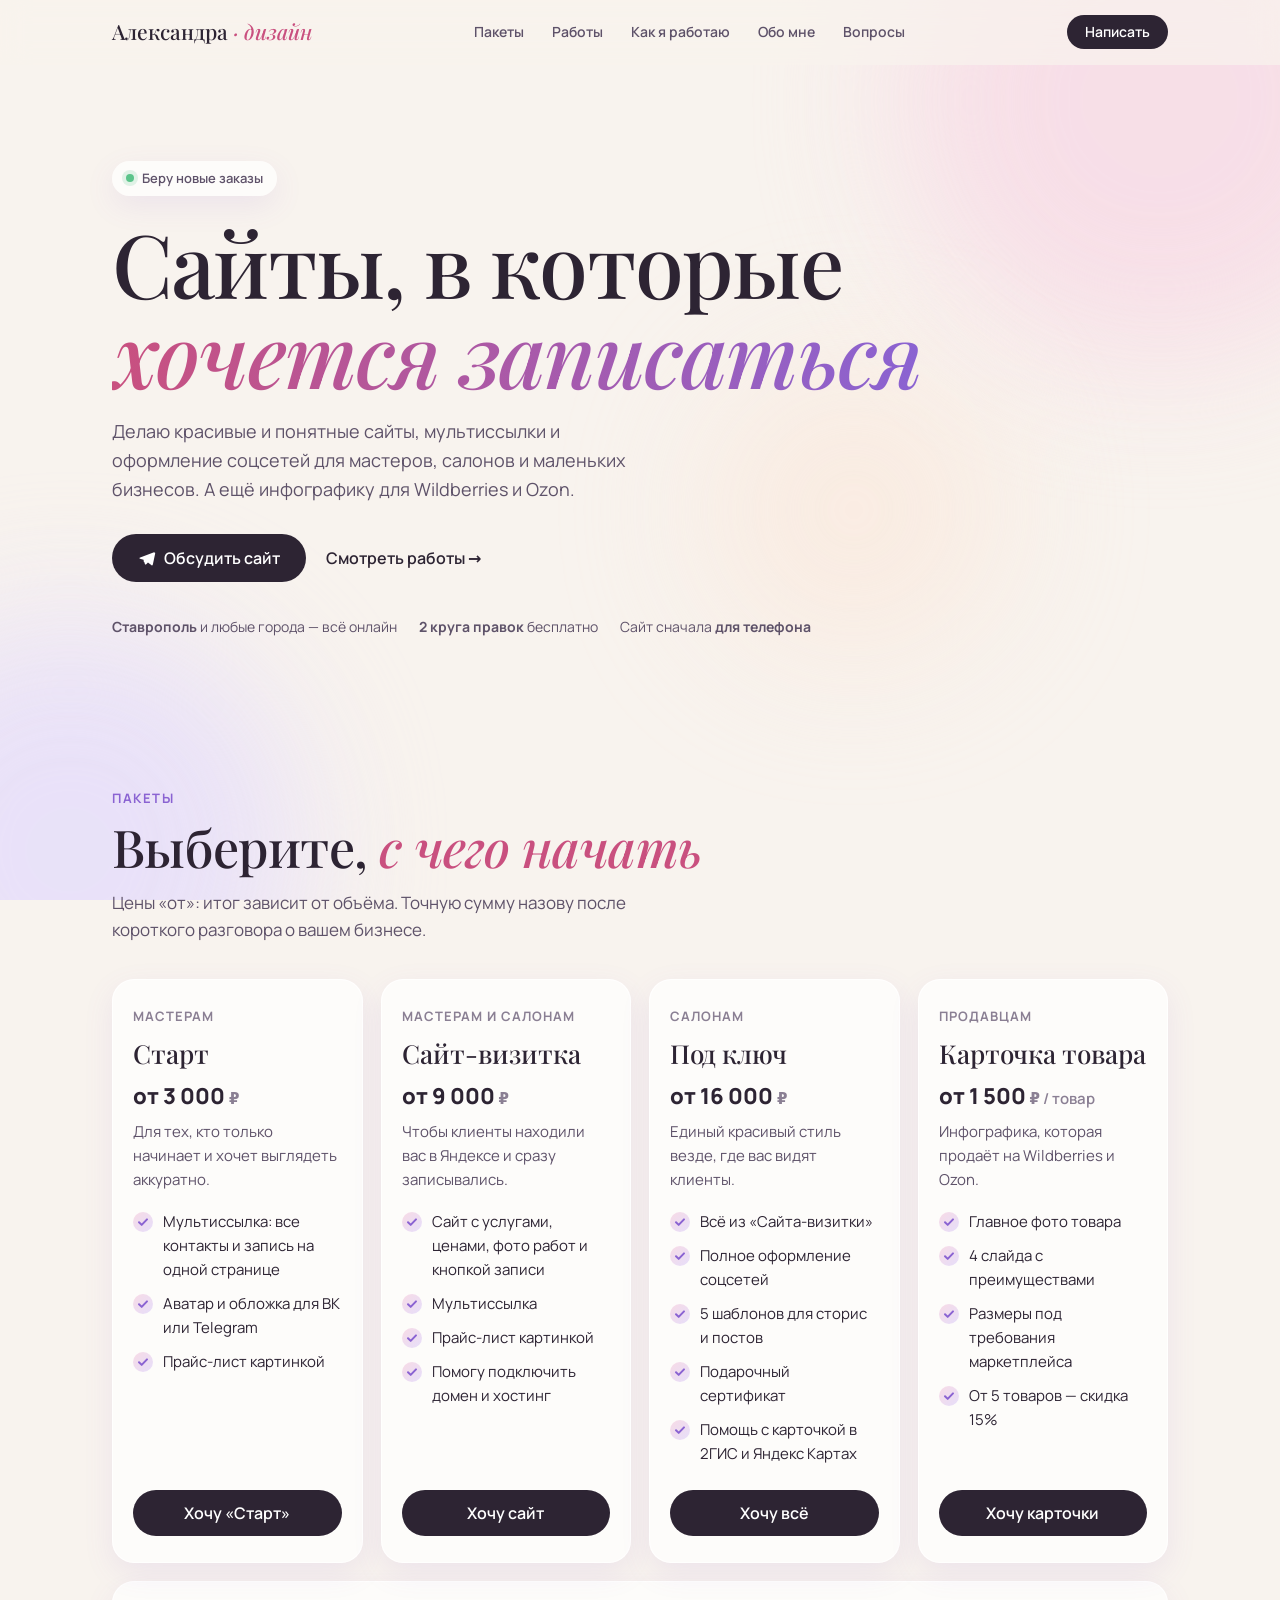
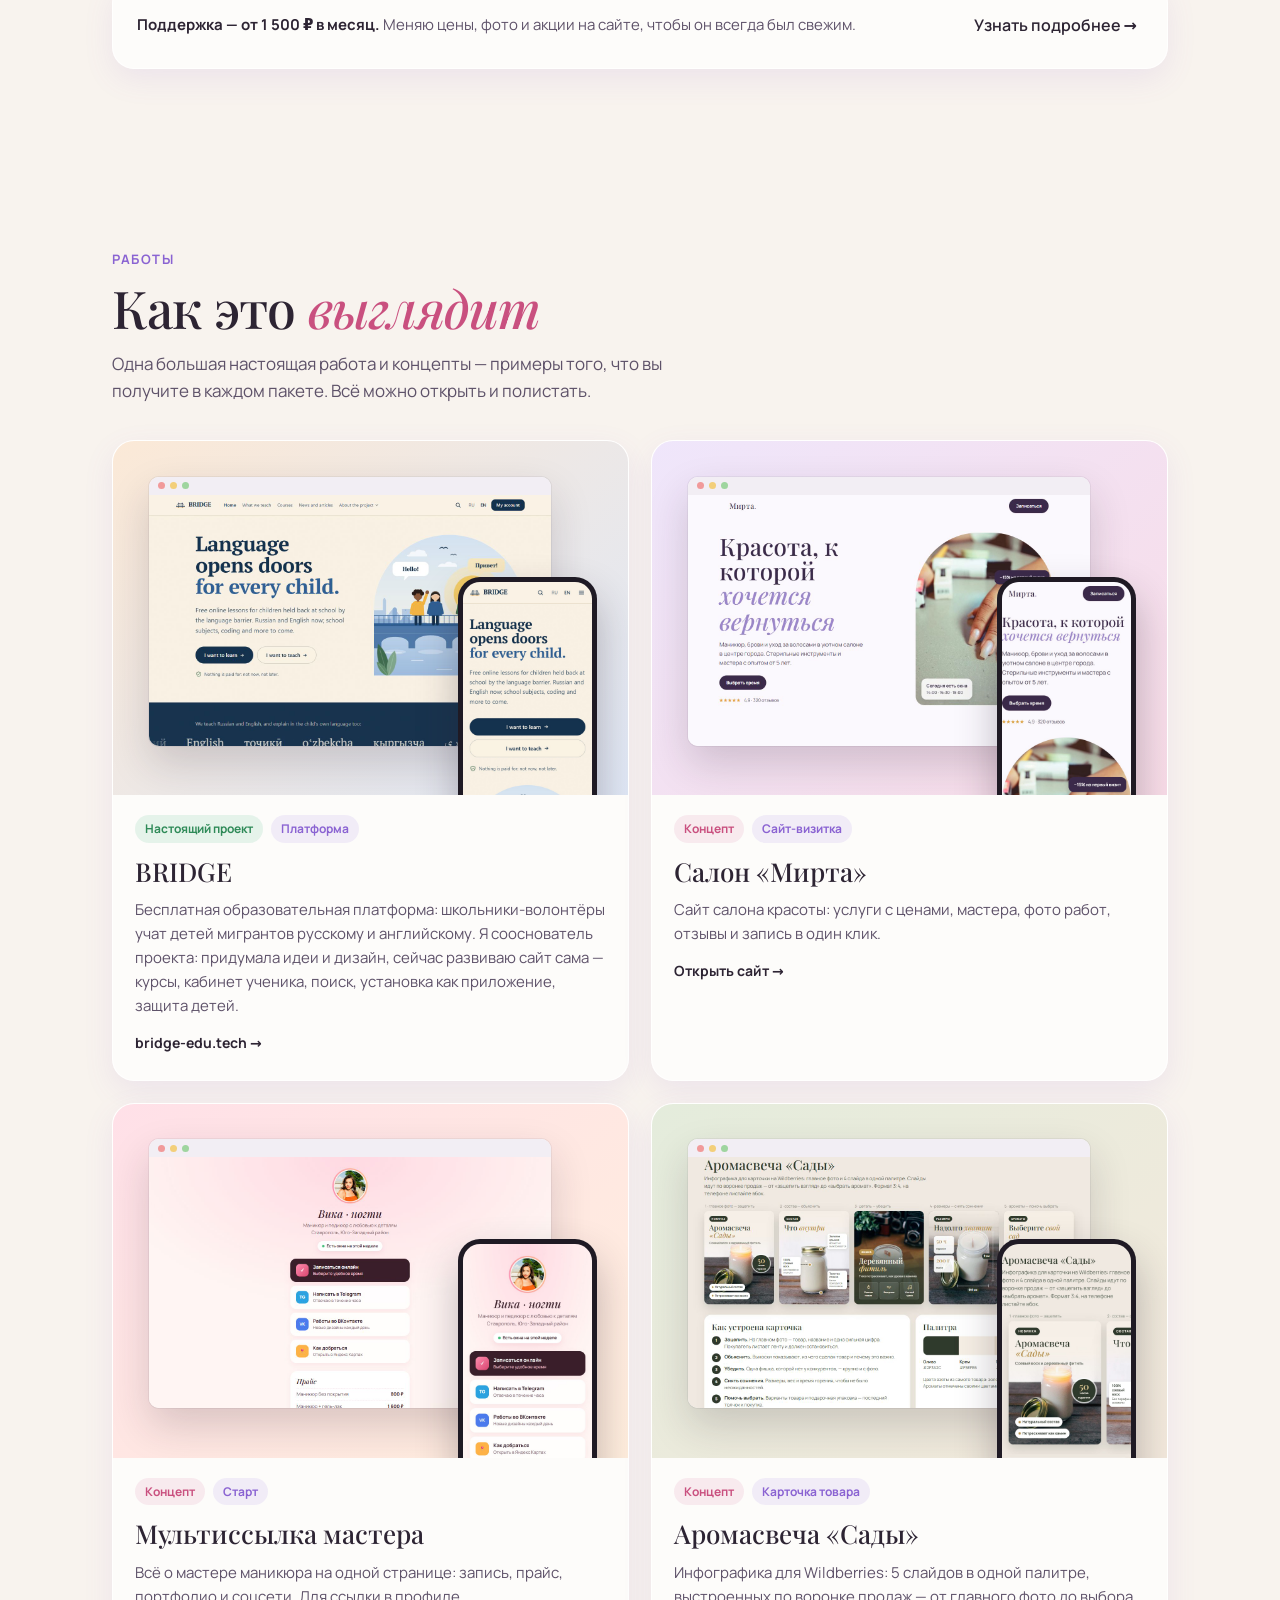
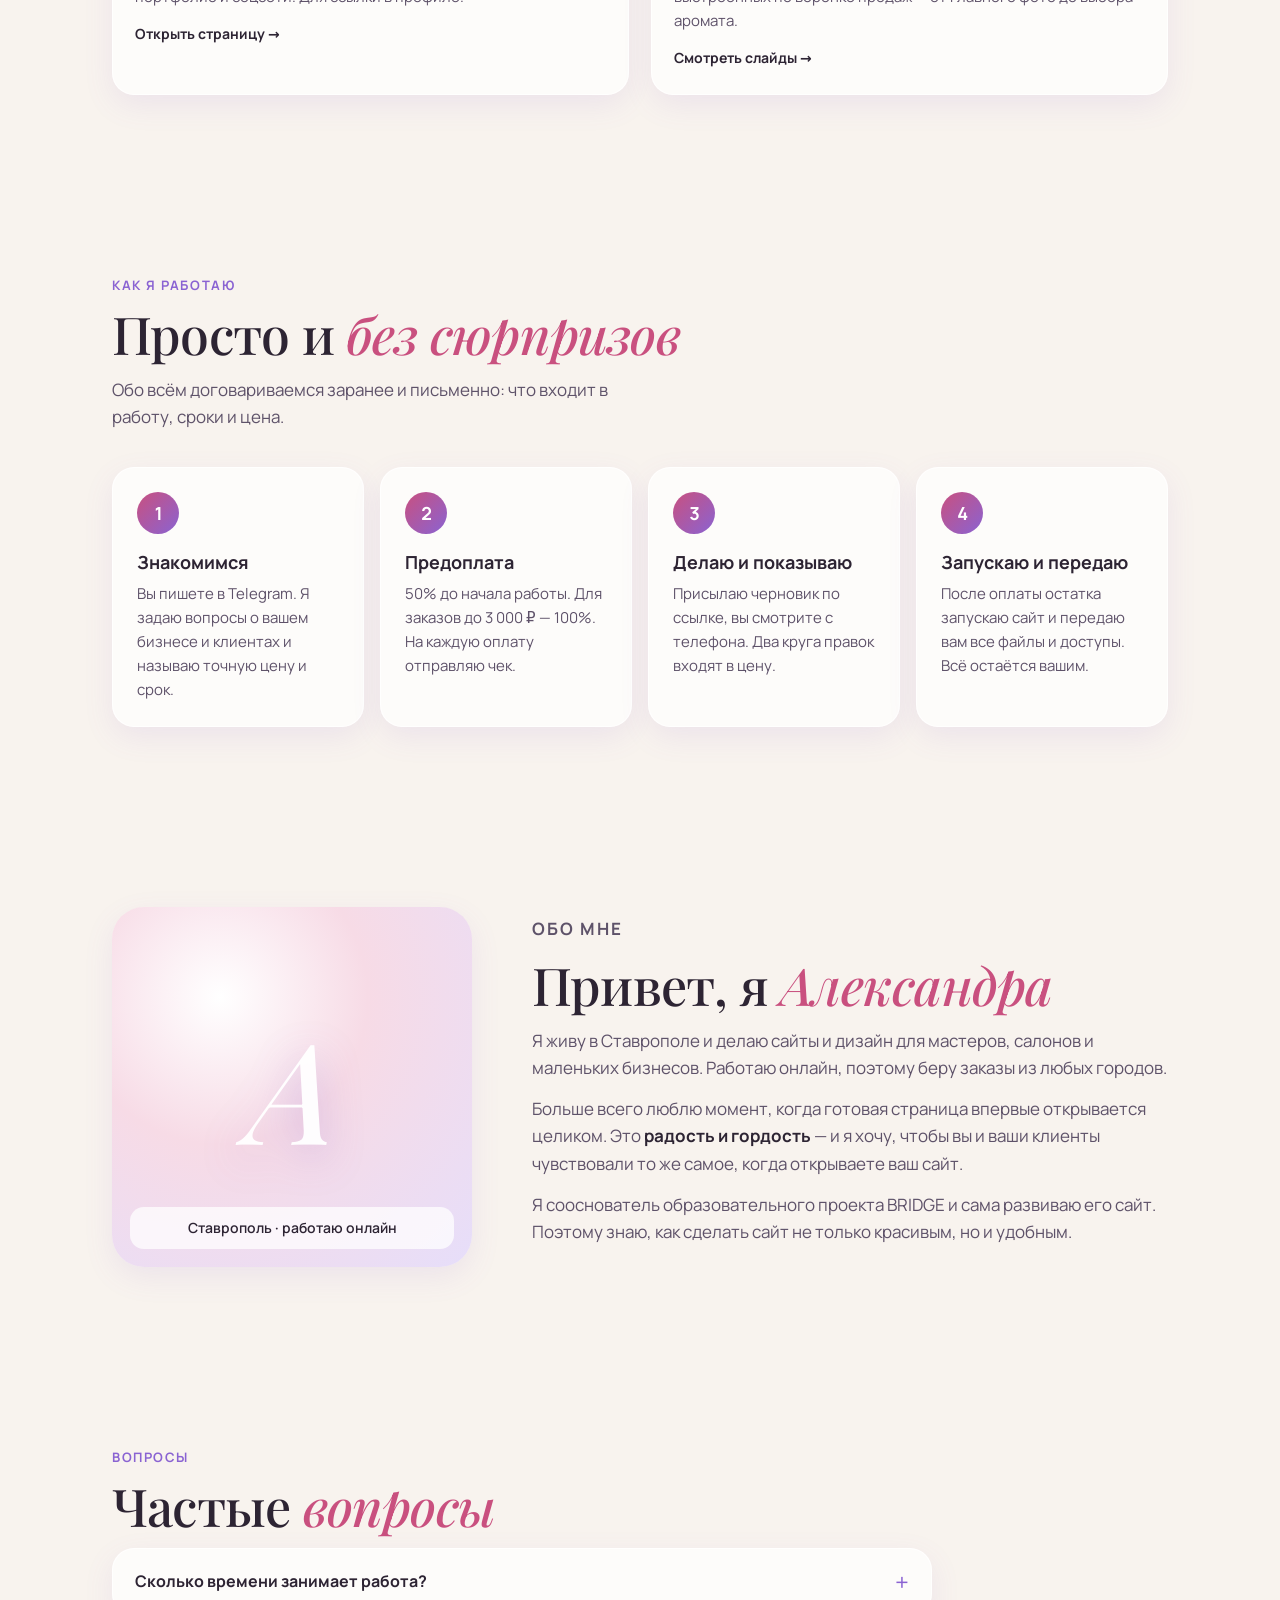
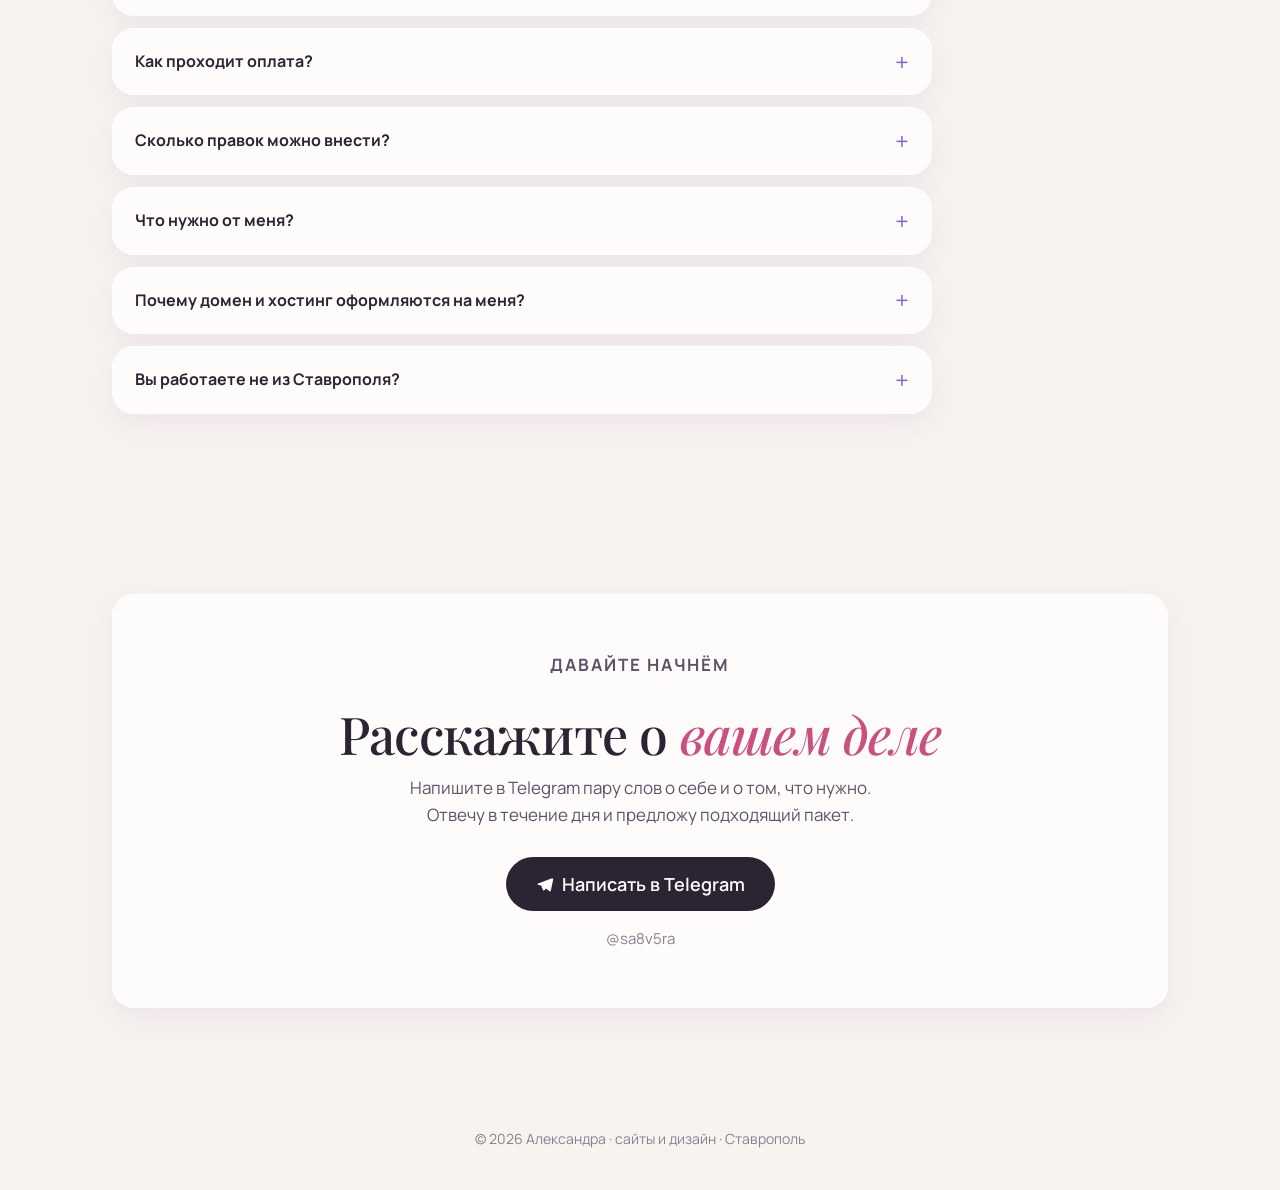
<file: index.html>
<!doctype html>
<html lang="ru">
<head>
  <meta charset="utf-8">
  <meta name="viewport" content="width=device-width, initial-scale=1">
  <title>Александра — сайты и дизайн для мастеров и салонов</title>
  <meta name="description" content="Красивые и понятные сайты, мультиссылки, оформление соцсетей и инфографика для маркетплейсов. Ставрополь и любые города.">
  <meta property="og:title" content="Александра — сайты, в которые хочется записаться">
  <meta property="og:description" content="Сайты и дизайн для мастеров, салонов и маленьких бизнесов. Ставрополь и любые города.">
  <meta property="og:type" content="website">
  <meta property="og:image" content="https://viellaswam1.github.io/img/og.jpg">
  <meta property="og:url" content="https://viellaswam1.github.io/">
  <meta name="theme-color" content="#f8f3ee">
  <link rel="icon" href="favicon.svg" type="image/svg+xml">
  <link rel="preload" href="fonts/playfair-display-cyrillic-500-normal.woff2" as="font" type="font/woff2" crossorigin>
  <link rel="preload" href="fonts/manrope-cyrillic-wght-normal.woff2" as="font" type="font/woff2" crossorigin>
  <link rel="stylesheet" href="styles.css">
</head>
<body>
  <div class="glow" aria-hidden="true"><span class="g1"></span><span class="g2"></span><span class="g3"></span></div>

  <header class="top" id="top">
    <div class="wrap">
      <a class="logo" href="#">Александра <em>· дизайн</em></a>
      <nav class="nav" aria-label="Разделы">
        <a href="#packs">Пакеты</a>
        <a href="#works">Работы</a>
        <a href="#how">Как я работаю</a>
        <a href="#about">Обо мне</a>
        <a href="#faq">Вопросы</a>
      </nav>
      <a class="btn" href="https://t.me/sa8v5ra" target="_blank" rel="noopener">Написать</a>
    </div>
  </header>

  <main>
    <section class="hero">
      <div class="wrap">
        <span class="badge reveal"><i></i>Беру новые заказы</span>
        <h1 class="reveal">Сайты, в которые<br><span class="shine">хочется записаться</span></h1>
        <p class="lead reveal">Делаю красивые и понятные сайты, мультиссылки и оформление соцсетей для мастеров, салонов и маленьких бизнесов. А ещё инфографику для Wildberries и Ozon.</p>
        <div class="actions reveal">
          <a class="btn" href="https://t.me/sa8v5ra" target="_blank" rel="noopener">
            <svg width="18" height="18" viewBox="0 0 24 24" fill="currentColor" aria-hidden="true"><path d="M21.4 4.2 2.9 11.3c-1.3.5-1.2 1.3-.2 1.6l4.7 1.5 1.8 5.6c.2.6.4.8.9.8.4 0 .6-.2.9-.5l2.3-2.2 4.8 3.5c.9.5 1.5.2 1.7-.8l3.1-14.7c.3-1.3-.5-1.9-1.5-1.4ZM9.6 14.1l8.6-7.8c.4-.3-.1-.5-.6-.2L7.3 13l.5 4.4 1.8-3.3Z"/></svg>
            Обсудить сайт
          </a>
          <a class="btn ghost" href="#works">Смотреть работы →</a>
        </div>
        <div class="facts reveal">
          <span><b>Ставрополь</b> и любые города — всё онлайн</span>
          <span><b>2 круга правок</b> бесплатно</span>
          <span>Сайт сначала <b>для телефона</b></span>
        </div>
      </div>
    </section>

    <section id="packs">
      <div class="wrap">
        <p class="eyebrow reveal">Пакеты</p>
        <h2 class="reveal">Выберите, <em>с чего начать</em></h2>
        <p class="section-lead reveal">Цены «от»: итог зависит от объёма. Точную сумму назову после короткого разговора о вашем бизнесе.</p>

        <div class="packs">
          <article class="card pack reveal">
            <span class="for">Мастерам</span>
            <h3>Старт</h3>
            <p class="price">от 3 000 <small>₽</small></p>
            <p class="who">Для тех, кто только начинает и хочет выглядеть аккуратно.</p>
            <ul>
              <li>Мультиссылка: все контакты и запись на одной странице</li>
              <li>Аватар и обложка для ВК или Telegram</li>
              <li>Прайс-лист картинкой</li>
            </ul>
            <a class="btn" href="https://t.me/sa8v5ra?text=Здравствуйте!%20Интересует%20пакет%20«Старт»" target="_blank" rel="noopener">Хочу «Старт»</a>
          </article>

          <article class="card pack reveal">
            <span class="for">Мастерам и салонам</span>
            <h3>Сайт-визитка</h3>
            <p class="price">от 9 000 <small>₽</small></p>
            <p class="who">Чтобы клиенты находили вас в Яндексе и сразу записывались.</p>
            <ul>
              <li>Сайт с услугами, ценами, фото работ и кнопкой записи</li>
              <li>Мультиссылка</li>
              <li>Прайс-лист картинкой</li>
              <li>Помогу подключить домен и хостинг</li>
            </ul>
            <a class="btn" href="https://t.me/sa8v5ra?text=Здравствуйте!%20Интересует%20пакет%20«Сайт-визитка»" target="_blank" rel="noopener">Хочу сайт</a>
          </article>

          <article class="card pack reveal">
            <span class="for">Салонам</span>
            <h3>Под ключ</h3>
            <p class="price">от 16 000 <small>₽</small></p>
            <p class="who">Единый красивый стиль везде, где вас видят клиенты.</p>
            <ul>
              <li>Всё из «Сайта-визитки»</li>
              <li>Полное оформление соцсетей</li>
              <li>5 шаблонов для сторис и постов</li>
              <li>Подарочный сертификат</li>
              <li>Помощь с карточкой в 2ГИС и Яндекс Картах</li>
            </ul>
            <a class="btn" href="https://t.me/sa8v5ra?text=Здравствуйте!%20Интересует%20пакет%20«Под%20ключ»" target="_blank" rel="noopener">Хочу всё</a>
          </article>

          <article class="card pack reveal">
            <span class="for">Продавцам</span>
            <h3>Карточка товара</h3>
            <p class="price">от 1 500 <small>₽ / товар</small></p>
            <p class="who">Инфографика, которая продаёт на Wildberries и Ozon.</p>
            <ul>
              <li>Главное фото товара</li>
              <li>4 слайда с преимуществами</li>
              <li>Размеры под требования маркетплейса</li>
              <li>От 5 товаров — скидка 15%</li>
            </ul>
            <a class="btn" href="https://t.me/sa8v5ra?text=Здравствуйте!%20Интересует%20инфографика%20для%20карточек" target="_blank" rel="noopener">Хочу карточки</a>
          </article>
        </div>

        <div class="card extra reveal">
          <p><b>Поддержка — от 1 500 ₽ в месяц.</b> Меняю цены, фото и акции на сайте, чтобы он всегда был свежим.</p>
          <a class="btn ghost" href="https://t.me/sa8v5ra?text=Здравствуйте!%20Интересует%20поддержка%20сайта" target="_blank" rel="noopener">Узнать подробнее →</a>
        </div>
      </div>
    </section>

    <section id="works">
      <div class="wrap">
        <p class="eyebrow reveal">Работы</p>
        <h2 class="reveal">Как это <em>выглядит</em></h2>
        <p class="section-lead reveal">Одна большая настоящая работа и концепты — примеры того, что вы получите в каждом пакете. Всё можно открыть и полистать.</p>

        <div class="works">
          <a class="card work reveal" href="https://bridge-edu.tech" target="_blank" rel="noopener">
            <div class="shot" style="--bg:linear-gradient(140deg,#fbe9d7,#dfe7f5)">
              <div class="laptop"><div class="bar"><i></i><i></i><i></i></div><img src="img/bridge-d.jpg" alt="Главная страница платформы BRIDGE на компьютере" width="1280" height="800"></div>
              <div class="phone"><img src="img/bridge-m.jpg" alt="Главная страница платформы BRIDGE на телефоне" width="780" height="1560"></div>
            </div>
            <div class="body">
              <div class="kind"><span class="chip real">Настоящий проект</span><span class="chip">Платформа</span></div>
              <h3>BRIDGE</h3>
              <p>Бесплатная образовательная платформа: школьники-волонтёры учат детей мигрантов русскому и английскому. Я сооснователь проекта: придумала идеи и дизайн, сейчас развиваю сайт сама — курсы, кабинет ученика, поиск, установка как приложение, защита детей.</p>
              <span class="more">bridge-edu.tech →</span>
            </div>
          </a>

          <a class="card work reveal" href="works/salon.html" target="_blank">
            <div class="shot" style="--bg:linear-gradient(140deg,#efe6fb,#f8dce7)">
              <div class="laptop"><div class="bar"><i></i><i></i><i></i></div><img src="img/salon-d.jpg" alt="Концепт сайта салона красоты «Мирта» на компьютере" width="1280" height="800"></div>
              <div class="phone"><img src="img/salon-m.jpg" alt="Концепт сайта салона красоты «Мирта» на телефоне" width="780" height="1560"></div>
            </div>
            <div class="body">
              <div class="kind"><span class="chip concept">Концепт</span><span class="chip">Сайт-визитка</span></div>
              <h3>Салон «Мирта»</h3>
              <p>Сайт салона красоты: услуги с ценами, мастера, фото работ, отзывы и запись в один клик.</p>
              <span class="more">Открыть сайт →</span>
            </div>
          </a>

          <a class="card work reveal" href="works/link.html" target="_blank">
            <div class="shot" style="--bg:linear-gradient(140deg,#ffe0e8,#ffeedd)">
              <div class="laptop"><div class="bar"><i></i><i></i><i></i></div><img src="img/link-d.jpg" alt="Концепт мультиссылки мастера маникюра на компьютере" width="1280" height="800"></div>
              <div class="phone"><img src="img/link-m.jpg" alt="Концепт мультиссылки мастера маникюра на телефоне" width="780" height="1560"></div>
            </div>
            <div class="body">
              <div class="kind"><span class="chip concept">Концепт</span><span class="chip">Старт</span></div>
              <h3>Мультиссылка мастера</h3>
              <p>Всё о мастере маникюра на одной странице: запись, прайс, портфолио и соцсети. Для ссылки в профиле.</p>
              <span class="more">Открыть страницу →</span>
            </div>
          </a>

          <a class="card work reveal" href="works/card.html" target="_blank">
            <div class="shot" style="--bg:linear-gradient(140deg,#e4ecdc,#f3e9dc)">
              <div class="laptop"><div class="bar"><i></i><i></i><i></i></div><img src="img/card-d.jpg" alt="Концепт инфографики для карточки товара на компьютере" width="1280" height="800"></div>
              <div class="phone"><img src="img/card-m.jpg" alt="Концепт инфографики для карточки товара на телефоне" width="780" height="1560"></div>
            </div>
            <div class="body">
              <div class="kind"><span class="chip concept">Концепт</span><span class="chip">Карточка товара</span></div>
              <h3>Аромасвеча «Сады»</h3>
              <p>Инфографика для Wildberries: 5 слайдов в одной палитре, выстроенных по воронке продаж — от главного фото до выбора аромата.</p>
              <span class="more">Смотреть слайды →</span>
            </div>
          </a>
        </div>
      </div>
    </section>

    <section id="how">
      <div class="wrap">
        <p class="eyebrow reveal">Как я работаю</p>
        <h2 class="reveal">Просто и <em>без сюрпризов</em></h2>
        <p class="section-lead reveal">Обо всём договариваемся заранее и письменно: что входит в работу, сроки и цена.</p>
        <div class="steps">
          <div class="card step reveal"><div class="n">1</div><h3>Знакомимся</h3><p>Вы пишете в Telegram. Я задаю вопросы о вашем бизнесе и клиентах и называю точную цену и срок.</p></div>
          <div class="card step reveal"><div class="n">2</div><h3>Предоплата</h3><p>50% до начала работы. Для заказов до 3 000 ₽ — 100%. На каждую оплату отправляю чек.</p></div>
          <div class="card step reveal"><div class="n">3</div><h3>Делаю и показываю</h3><p>Присылаю черновик по ссылке, вы смотрите с телефона. Два круга правок входят в цену.</p></div>
          <div class="card step reveal"><div class="n">4</div><h3>Запускаю и передаю</h3><p>После оплаты остатка запускаю сайт и передаю вам все файлы и доступы. Всё остаётся вашим.</p></div>
        </div>
      </div>
    </section>

    <section id="about">
      <div class="wrap about">
        <div class="portrait reveal" aria-hidden="true"><span>А</span><small>Ставрополь · работаю онлайн</small></div>
        <div>
          <p class="eyebrow reveal">Обо мне</p>
          <h2 class="reveal">Привет, я <em>Александра</em></h2>
          <p class="reveal">Я живу в Ставрополе и делаю сайты и дизайн для мастеров, салонов и маленьких бизнесов. Работаю онлайн, поэтому беру заказы из любых городов.</p>
          <p class="reveal">Больше всего люблю момент, когда готовая страница впервые открывается целиком. Это <strong>радость и гордость</strong> — и я хочу, чтобы вы и ваши клиенты чувствовали то же самое, когда открываете ваш сайт.</p>
          <p class="reveal">Я сооснователь образовательного проекта BRIDGE и сама развиваю его сайт. Поэтому знаю, как сделать сайт не только красивым, но и удобным.</p>
        </div>
      </div>
    </section>

    <section id="faq">
      <div class="wrap">
        <p class="eyebrow reveal">Вопросы</p>
        <h2 class="reveal">Частые <em>вопросы</em></h2>
        <div class="faq">
          <details class="card reveal"><summary>Сколько времени занимает работа?</summary><p>«Старт» — 1–2 дня. «Сайт-визитка» — 3–7 дней. «Под ключ» — 1–2 недели. Карточка товара — около дня на один товар. Точный срок называю до начала работы.</p></details>
          <details class="card reveal"><summary>Как проходит оплата?</summary><p>50% до начала работы и 50% перед запуском. Заказы до 3 000 ₽ оплачиваются сразу полностью. Работаю как самозанятая и на каждую оплату отправляю чек.</p></details>
          <details class="card reveal"><summary>Сколько правок можно внести?</summary><p>Два круга правок входят в цену. Удобнее всего собрать все замечания одним списком. Если после этого захочется что-то большое и новое — обсудим доплату заранее.</p></details>
          <details class="card reveal"><summary>Что нужно от меня?</summary><p>Ответы на несколько вопросов о бизнесе, список услуг с ценами, контакты и хорошие фото работ. С текстами помогу: можно просто рассказать своими словами.</p></details>
          <details class="card reveal"><summary>Почему домен и хостинг оформляются на меня?</summary><p>Так сайт полностью принадлежит вам. Вы не зависите от меня: все доступы у вас, а я помогаю всё подключить. Домен и хостинг стоят примерно 200–900 ₽ в год и 100–300 ₽ в месяц.</p></details>
          <details class="card reveal"><summary>Вы работаете не из Ставрополя?</summary><p>Да, я работаю онлайн: всё обсуждаем в Telegram, а черновики вы смотрите по ссылке с телефона.</p></details>
        </div>
      </div>
    </section>

    <section id="contact">
      <div class="wrap">
        <div class="card contact reveal">
          <p class="eyebrow">Давайте начнём</p>
          <h2>Расскажите о <em>вашем деле</em></h2>
          <p>Напишите в Telegram пару слов о себе и о том, что нужно. Отвечу в течение дня и предложу подходящий пакет.</p>
          <a class="btn" href="https://t.me/sa8v5ra" target="_blank" rel="noopener">
            <svg width="18" height="18" viewBox="0 0 24 24" fill="currentColor" aria-hidden="true"><path d="M21.4 4.2 2.9 11.3c-1.3.5-1.2 1.3-.2 1.6l4.7 1.5 1.8 5.6c.2.6.4.8.9.8.4 0 .6-.2.9-.5l2.3-2.2 4.8 3.5c.9.5 1.5.2 1.7-.8l3.1-14.7c.3-1.3-.5-1.9-1.5-1.4ZM9.6 14.1l8.6-7.8c.4-.3-.1-.5-.6-.2L7.3 13l.5 4.4 1.8-3.3Z"/></svg>
            Написать в Telegram
          </a>
          <span class="handle">@sa8v5ra</span>
        </div>
      </div>
    </section>
  </main>

  <footer>
    <div class="wrap">© 2026 Александра · сайты и дизайн · Ставрополь</div>
  </footer>

  <a class="btn float" id="float" href="https://t.me/sa8v5ra" target="_blank" rel="noopener">Обсудить сайт в Telegram</a>

  <script src="script.js" defer></script>
</body>
</html>
</file>
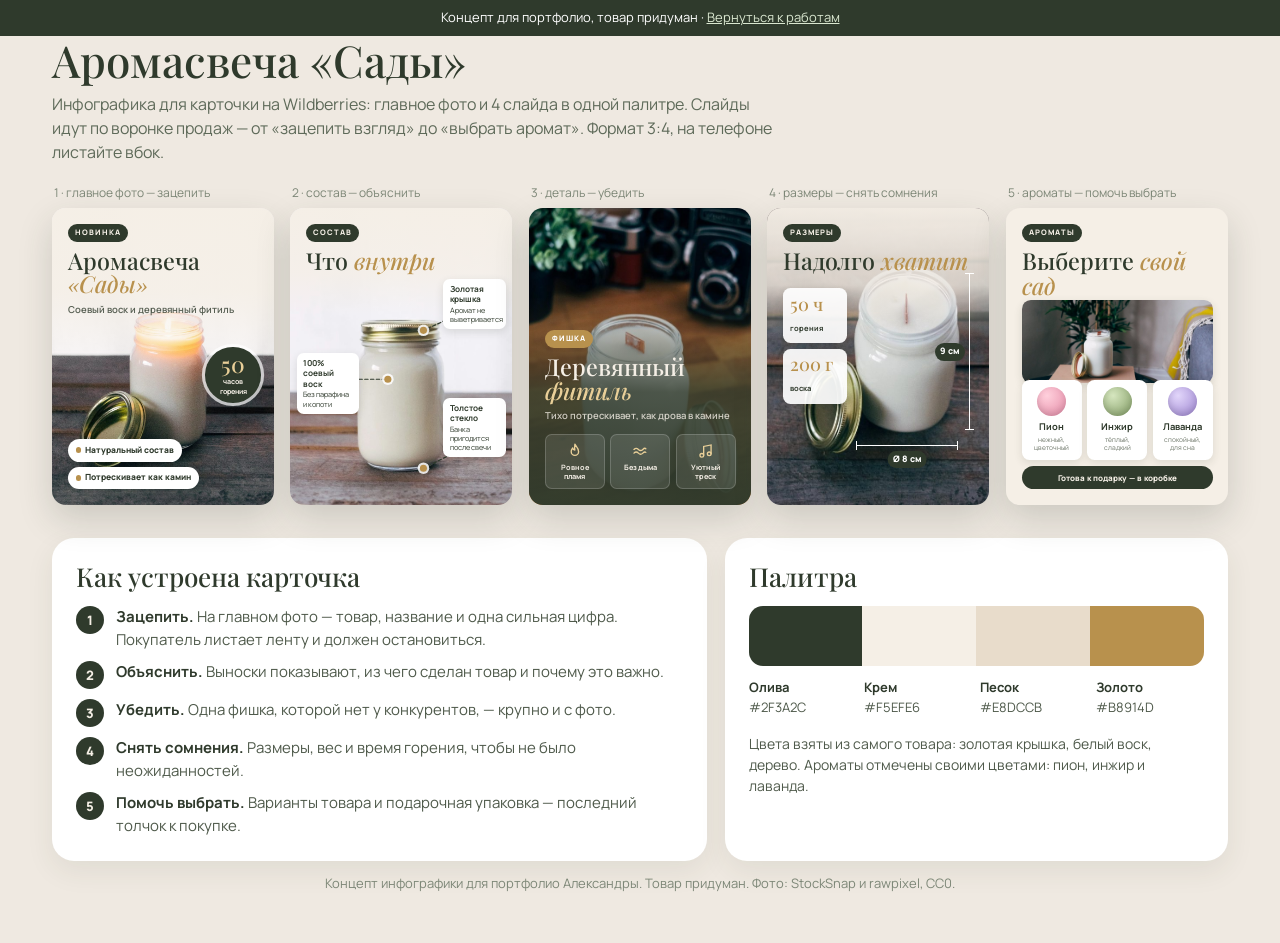
<file: works/card.html>
<!doctype html>
<html lang="ru">
<head>
  <meta charset="utf-8">
  <meta name="viewport" content="width=device-width, initial-scale=1">
  <title>Аромасвеча «Сады» — концепт инфографики</title>
  <meta name="robots" content="noindex">
  <link rel="icon" href="../favicon.svg" type="image/svg+xml">
  <style>
    @font-face { font-family: "Playfair Display"; font-style: normal; font-weight: 500; font-display: swap; src: url("../fonts/playfair-display-cyrillic-500-normal.woff2") format("woff2"); unicode-range: U+0400-045F; }
    @font-face { font-family: "Playfair Display"; font-style: normal; font-weight: 500; font-display: swap; src: url("../fonts/playfair-display-latin-500-normal.woff2") format("woff2"); unicode-range: U+0000-00FF, U+2000-206F; }
    @font-face { font-family: "Playfair Display"; font-style: italic; font-weight: 500; font-display: swap; src: url("../fonts/playfair-display-cyrillic-500-italic.woff2") format("woff2"); unicode-range: U+0400-045F; }
    @font-face { font-family: "Manrope"; font-weight: 200 800; font-display: swap; src: url("../fonts/manrope-cyrillic-wght-normal.woff2") format("woff2"); unicode-range: U+0400-045F; }
    @font-face { font-family: "Manrope"; font-weight: 200 800; font-display: swap; src: url("../fonts/manrope-latin-wght-normal.woff2") format("woff2"); unicode-range: U+0000-00FF, U+2000-206F, U+2116; }

    /* One palette for every slide */
    :root {
      --olive: #2f3a2c;
      --cream: #f5efe6;
      --sand: #e8dccb;
      --gold: #b8914d;
      --sage: #9fb18f;
      --peony: #e48aa6;
      --fig: #7f9a62;
      --lav: #9c84d0;
    }
    * { box-sizing: border-box; }
    body { margin: 0; background: #efe9e1; color: var(--olive); font: 16px/1.5 Manrope, system-ui, sans-serif; overflow-x: hidden; }
    .ribbon { background: var(--olive); color: #fff; text-align: center; font-size: 13px; padding: 8px 16px; }
    .ribbon a { color: #d9e6cf; }
    .wrap { max-width: 1240px; margin: 0 auto; padding: 0 20px; }
    .intro { padding: 32px 0 6px; }
    .intro h1 { font: 500 clamp(30px, 7vw, 44px)/1.1 "Playfair Display", Georgia, serif; margin: 0 0 8px; }
    .intro p { margin: 0; color: #5e6a59; max-width: 720px; }

    .slides { display: flex; gap: 16px; overflow-x: auto; scroll-snap-type: x mandatory; padding: 34px 20px 30px; max-width: 1240px; margin: 0 auto; }
    .item { position: relative; flex: 0 0 80%; max-width: 380px; scroll-snap-align: center; }
    .num { position: absolute; top: -24px; left: 2px; font-size: 12px; color: #7d8777; }
    .slide { aspect-ratio: 3 / 4; border-radius: 14px; overflow: hidden; position: relative; container-type: inline-size; box-shadow: 0 14px 34px rgba(47,58,44,.18); background: var(--cream); }

    /* shared pieces */
    .photo { position: absolute; inset: 0; width: 100%; height: 100%; object-fit: cover; }
    .layer { position: absolute; inset: 0; padding: 7cqw; display: flex; flex-direction: column; }
    .kicker { display: inline-block; align-self: flex-start; padding: 1.6cqw 3.4cqw; border-radius: 99px; background: var(--olive); color: var(--cream); font-size: 3.4cqw; font-weight: 800; letter-spacing: .12em; text-transform: uppercase; }
    .t { font: 500 10.5cqw/1.02 "Playfair Display", Georgia, serif; margin: 3cqw 0 0; }
    .t em { font-style: italic; color: var(--gold); }
    .lead { font-size: 4.3cqw; line-height: 1.35; margin: 2.4cqw 0 0; font-weight: 600; opacity: .8; }
    .pill { display: inline-flex; align-items: center; gap: 1.8cqw; padding: 2.2cqw 3.6cqw; border-radius: 99px; background: #fff; font-size: 3.8cqw; font-weight: 800; box-shadow: 0 1.5cqw 4cqw rgba(47,58,44,.12); }
    .pill i { width: 2.6cqw; height: 2.6cqw; border-radius: 50%; background: var(--gold); flex: none; }

    /* 1 · hook */
    .s1 .photo { object-position: 50% 100%; transform: scale(1.18); transform-origin: 50% 85%; }
    .s1 .fade { position: absolute; inset: 0; background: linear-gradient(180deg, rgba(245,239,230,.97) 0%, rgba(245,239,230,.85) 28%, rgba(245,239,230,0) 52%); }
    .s1 .medal {
      position: absolute; right: 6cqw; top: 47%; width: 25cqw; height: 25cqw; border-radius: 50%;
      background: var(--olive); color: var(--cream); display: grid; place-content: center; text-align: center;
      box-shadow: 0 0 0 1.4cqw rgba(255,255,255,.7);
    }
    .s1 .medal b { font: 500 10cqw/1 "Playfair Display", Georgia, serif; color: #e9cf98; }
    .s1 .medal span { font-size: 3.2cqw; font-weight: 700; }
    .s1 .pills { margin-top: auto; display: flex; flex-direction: column; align-items: flex-start; gap: 2.2cqw; }

    /* 2 · what is inside: callouts with lines */
    .s2 .photo { object-position: 50% 70%; transform: scale(1.1); transform-origin: 50% 70%; }
    .s2 .fade { position: absolute; inset: 0; background: linear-gradient(180deg, rgba(245,239,230,.96) 0%, rgba(245,239,230,.75) 22%, rgba(245,239,230,0) 36%); }
    /* Lines are drawn on the slide itself, so each dot sits exactly on its part of the jar */
    .leaders { position: absolute; inset: 0; width: 100%; height: 100%; z-index: 1; }
    .leaders path { fill: none; stroke: var(--olive); stroke-width: .55; stroke-dasharray: 1.5 1.1; stroke-linecap: round; }
    .leaders .halo { fill: rgba(255,255,255,.85); }
    .leaders .dot { fill: var(--gold); }
    .callout { position: absolute; z-index: 2; background: #fff; border-radius: 3cqw; padding: 2.2cqw 2.8cqw; box-shadow: 0 1.5cqw 4cqw rgba(47,58,44,.14); font-size: 3.3cqw; line-height: 1.25; width: 28cqw; }
    .callout b { display: block; font-size: 3.7cqw; margin-bottom: .6cqw; }

    /* 3 · the wooden wick */
    .s3 .photo { object-position: 46% 50%; transform: scale(1.25); }
    .s3 .fade { position: absolute; inset: 0; background: linear-gradient(180deg, rgba(47,58,44,0) 30%, rgba(47,58,44,.85) 62%, rgba(47,58,44,.97) 100%); }
    .s3 .layer { color: var(--cream); justify-content: flex-end; }
    .s3 .kicker { background: var(--gold); color: #fff; }
    .s3 .t em { color: #e9cf98; }
    .feats { display: grid; grid-template-columns: repeat(3, 1fr); gap: 2.4cqw; margin-top: 5cqw; }
    .feat { background: rgba(255,255,255,.1); border: .3cqw solid rgba(255,255,255,.18); border-radius: 3cqw; padding: 3cqw 2cqw; text-align: center; font-size: 3.3cqw; line-height: 1.25; font-weight: 700; }
    .feat svg { width: 8cqw; height: 8cqw; display: block; margin: 0 auto 1.6cqw; }

    /* 4 · size and burn time: dimension lines */
    .s4 .photo { object-position: 46% 60%; }
    .s4 .fade { position: absolute; inset: 0; background: linear-gradient(180deg, rgba(245,239,230,.97) 0%, rgba(245,239,230,.8) 26%, rgba(245,239,230,0) 44%); }
    .dim { position: absolute; color: #fff; font-weight: 800; font-size: 4cqw; }
    .dim.v { border-left: .5cqw solid #fff; }
    .dim.v::before, .dim.v::after, .dim.h::before, .dim.h::after { content: ""; position: absolute; background: #fff; }
    .dim.v::before, .dim.v::after { left: -2.2cqw; width: 4cqw; height: .5cqw; }
    .dim.v::before { top: 0; } .dim.v::after { bottom: 0; }
    .dim.v span { position: absolute; top: 50%; right: 2.4cqw; transform: translateY(-50%); background: var(--olive); padding: 1cqw 2.2cqw; border-radius: 99px; white-space: nowrap; }
    .dim.h { border-top: .5cqw solid #fff; }
    .dim.h::before, .dim.h::after { top: -2.2cqw; width: .5cqw; height: 4cqw; }
    .dim.h::before { left: 0; } .dim.h::after { right: 0; }
    .dim.h span { position: absolute; left: 50%; top: 2cqw; transform: translateX(-50%); background: var(--olive); padding: 1cqw 2.2cqw; border-radius: 99px; white-space: nowrap; }
    .s4 .stats { position: absolute; left: 7cqw; top: 27%; width: 29cqw; display: grid; gap: 2.4cqw; }
    .s4 .stat b { font-size: 8cqw; }
    .stat { background: rgba(255,255,255,.92); border-radius: 3.4cqw; padding: 3cqw 3.4cqw; box-shadow: 0 1.5cqw 4cqw rgba(47,58,44,.14); }
    .stat b { display: block; font: 500 9cqw/1 "Playfair Display", Georgia, serif; color: var(--gold); }
    .stat span { font-size: 3.4cqw; font-weight: 700; }

    /* 5 · choose a scent (the palette) */
    .s5 .top { position: absolute; left: 7cqw; right: 7cqw; top: 31%; height: 28%; overflow: hidden; border-radius: 4cqw; box-shadow: 0 1.5cqw 4cqw rgba(47,58,44,.14); }
    .s5 .top .photo { object-position: 50% 58%; }
    .s5 .layer { z-index: 1; }
    .scents { margin-top: auto; display: grid; grid-template-columns: repeat(3, 1fr); gap: 2.4cqw; }
    .scent { background: #fff; border-radius: 3.4cqw; padding: 3cqw 2.4cqw; text-align: center; box-shadow: 0 1.5cqw 4cqw rgba(47,58,44,.12); }
    .scent i { display: block; width: 13cqw; height: 13cqw; border-radius: 50%; margin: 0 auto 2cqw; box-shadow: inset 0 -1.6cqw 3cqw rgba(0,0,0,.12); }
    .scent b { display: block; font-size: 4.2cqw; }
    .scent span { display: block; font-size: 3cqw; line-height: 1.3; color: #6b7466; margin-top: .6cqw; }
    .gift { margin-top: 3cqw; text-align: center; font-size: 3.6cqw; font-weight: 800; background: var(--olive); color: var(--cream); border-radius: 99px; padding: 2.4cqw; }

    /* how the card works */
    .explain { display: grid; gap: 18px; padding: 10px 0 40px; }
    .panel { background: #fff; border-radius: 22px; padding: 24px; box-shadow: 0 10px 28px rgba(47,58,44,.08); }
    .panel h2 { font: 500 26px/1.15 "Playfair Display", Georgia, serif; margin: 0 0 14px; }
    .funnel { list-style: none; padding: 0; margin: 0; display: grid; gap: 10px; counter-reset: f; }
    .funnel li { counter-increment: f; display: flex; gap: 12px; align-items: flex-start; font-size: 15px; color: #4f5a4b; }
    .funnel li::before { content: counter(f); flex: none; width: 28px; height: 28px; border-radius: 50%; display: grid; place-items: center; background: var(--olive); color: var(--cream); font-weight: 800; font-size: 13px; line-height: 1; }
    .funnel b { color: var(--olive); }
    .bar { display: flex; height: 60px; border-radius: 14px; overflow: hidden; margin-bottom: 12px; }
    .bar span { flex: 1; }
    .sw { display: grid; grid-template-columns: repeat(4, 1fr); gap: 8px; font-size: 13px; color: #4f5a4b; }
    .sw b { display: block; color: var(--olive); }
    .foot { text-align: center; color: #7d8777; font-size: 13px; padding: 0 20px 36px; }

    @media (min-width: 1000px) {
      .slides { overflow: visible; display: grid; grid-template-columns: repeat(5, 1fr); padding: 44px 32px 34px; }
      .item { max-width: none; }
      .wrap { padding: 0 32px; }
      .explain { grid-template-columns: 1.3fr 1fr; }
    }
  </style>
</head>
<body>
  <div class="ribbon">Концепт для портфолио, товар придуман · <a href="../index.html">Вернуться к работам</a></div>

  <div class="wrap intro">
    <h1>Аромасвеча «Сады»</h1>
    <p>Инфографика для карточки на Wildberries: главное фото и 4 слайда в одной палитре. Слайды идут по воронке продаж — от «зацепить взгляд» до «выбрать аромат». Формат 3:4, на телефоне листайте вбок.</p>
  </div>

  <div class="slides">
    <!-- 1 · hook -->
    <div class="item"><span class="num">1 · главное фото — зацепить</span><div class="slide s1">
      <img class="photo" src="../img/stock/c-lit.jpg" alt="">
      <div class="fade"></div>
      <div class="medal"><b>50</b><span>часов<br>горения</span></div>
      <div class="layer">
        <span class="kicker">Новинка</span>
        <p class="t">Аромасвеча <em>«Сады»</em></p>
        <p class="lead">Соевый воск и деревянный фитиль</p>
        <div class="pills">
          <span class="pill"><i></i>Натуральный состав</span>
          <span class="pill"><i></i>Потрескивает как камин</span>
        </div>
      </div>
    </div></div>

    <!-- 2 · what is inside -->
    <div class="item"><span class="num">2 · состав — объяснить</span><div class="slide s2">
      <img class="photo" src="../img/stock/c-jar.jpg" alt="">
      <div class="fade"></div>
      <div class="layer">
        <span class="kicker">Состав</span>
        <p class="t">Что <em>внутри</em></p>
      </div>
      <svg class="leaders" viewBox="0 0 100 133.33" aria-hidden="true">
        <path d="M82 45 L60 55"/><circle class="halo" cx="60" cy="55" r="2.6"/><circle class="dot" cx="60" cy="55" r="1.6"/>
        <path d="M31 77 L44 77"/><circle class="halo" cx="44" cy="77" r="2.6"/><circle class="dot" cx="44" cy="77" r="1.6"/>
        <path d="M82 106 L60 117"/><circle class="halo" cx="60" cy="117" r="2.6"/><circle class="dot" cx="60" cy="117" r="1.6"/>
      </svg>
      <div class="callout" style="right:3cqw; top:24%"><b>Золотая крышка</b>Аромат не выветривается</div>
      <div class="callout" style="left:3cqw; top:49%"><b>100% соевый воск</b>Без парафина и копоти</div>
      <div class="callout" style="right:3cqw; top:64%"><b>Толстое стекло</b>Банка пригодится после свечи</div>
    </div></div>

    <!-- 3 · the detail that convinces -->
    <div class="item"><span class="num">3 · деталь — убедить</span><div class="slide s3">
      <img class="photo" src="../img/stock/c-wick.jpg" alt="">
      <div class="fade"></div>
      <div class="layer">
        <span class="kicker">Фишка</span>
        <p class="t">Деревянный <em>фитиль</em></p>
        <p class="lead">Тихо потрескивает, как дрова в камине</p>
        <div class="feats">
          <div class="feat"><svg viewBox="0 0 24 24" fill="none" stroke="#e9cf98" stroke-width="1.8" stroke-linecap="round" stroke-linejoin="round"><path d="M12 3c3 4 5 6 5 10a5 5 0 0 1-10 0c0-2 1-3.5 2-5 .5 1.5 1.5 2.5 3 3-1-3 0-6 0-8Z"/></svg>Ровное пламя</div>
          <div class="feat"><svg viewBox="0 0 24 24" fill="none" stroke="#e9cf98" stroke-width="1.8" stroke-linecap="round"><path d="M4 15c2-2 4-2 6 0s4 2 6 0 3-2 4-1"/><path d="M4 10c2-2 4-2 6 0s4 2 6 0 3-2 4-1"/></svg>Без дыма</div>
          <div class="feat"><svg viewBox="0 0 24 24" fill="none" stroke="#e9cf98" stroke-width="1.8" stroke-linecap="round"><path d="M9 18V6l10-2v12"/><circle cx="6.5" cy="18" r="2.5"/><circle cx="16.5" cy="16" r="2.5"/></svg>Уютный треск</div>
        </div>
      </div>
    </div></div>

    <!-- 4 · size and burn time -->
    <div class="item"><span class="num">4 · размеры — снять сомнения</span><div class="slide s4">
      <img class="photo" src="../img/stock/c-lid.jpg" alt="">
      <div class="fade"></div>
            <div class="dim v" style="left:91cqw; top:22%; height:53%"><span>9 см</span></div>
      <div class="dim h" style="left:40cqw; top:80%; width:46cqw"><span>Ø 8 см</span></div>
      <div class="layer">
        <span class="kicker">Размеры</span>
        <p class="t">Надолго <em>хватит</em></p>
        <div class="stats">
          <div class="stat"><b>50 ч</b><span>горения</span></div>
          <div class="stat"><b>200 г</b><span>воска</span></div>
        </div>
      </div>
    </div></div>

    <!-- 5 · choose a scent -->
    <div class="item"><span class="num">5 · ароматы — помочь выбрать</span><div class="slide s5">
      <div class="top"><img class="photo" src="../img/stock/c-home.jpg" alt=""></div>
      <div class="layer">
        <span class="kicker">Ароматы</span>
        <p class="t">Выберите <em>свой сад</em></p>
        <div class="scents">
          <div class="scent"><i style="background:radial-gradient(circle at 35% 30%,#ffd0dc,var(--peony))"></i><b>Пион</b><span>нежный, цветочный</span></div>
          <div class="scent"><i style="background:radial-gradient(circle at 35% 30%,#d6e6bf,var(--fig))"></i><b>Инжир</b><span>тёплый, сладкий</span></div>
          <div class="scent"><i style="background:radial-gradient(circle at 35% 30%,#e2d6fa,var(--lav))"></i><b>Лаванда</b><span>спокойный, для сна</span></div>
        </div>
        <div class="gift">Готова к подарку — в коробке</div>
      </div>
    </div></div>
  </div>

  <div class="wrap explain">
    <div class="panel">
      <h2>Как устроена карточка</h2>
      <ol class="funnel">
        <li><span><b>Зацепить.</b> На главном фото — товар, название и одна сильная цифра. Покупатель листает ленту и должен остановиться.</span></li>
        <li><span><b>Объяснить.</b> Выноски показывают, из чего сделан товар и почему это важно.</span></li>
        <li><span><b>Убедить.</b> Одна фишка, которой нет у конкурентов, — крупно и с фото.</span></li>
        <li><span><b>Снять сомнения.</b> Размеры, вес и время горения, чтобы не было неожиданностей.</span></li>
        <li><span><b>Помочь выбрать.</b> Варианты товара и подарочная упаковка — последний толчок к покупке.</span></li>
      </ol>
    </div>
    <div class="panel">
      <h2>Палитра</h2>
      <div class="bar"><span style="background:var(--olive)"></span><span style="background:var(--cream)"></span><span style="background:var(--sand)"></span><span style="background:var(--gold)"></span></div>
      <div class="sw">
        <span><b>Олива</b>#2F3A2C</span><span><b>Крем</b>#F5EFE6</span><span><b>Песок</b>#E8DCCB</span><span><b>Золото</b>#B8914D</span>
      </div>
      <p style="margin:16px 0 0;font-size:14px;color:#4f5a4b">Цвета взяты из самого товара: золотая крышка, белый воск, дерево. Ароматы отмечены своими цветами: пион, инжир и лаванда.</p>
    </div>
  </div>

  <p class="foot">Концепт инфографики для портфолио Александры. Товар придуман. Фото: StockSnap и rawpixel, CC0.</p>
</body>
</html>
</file>
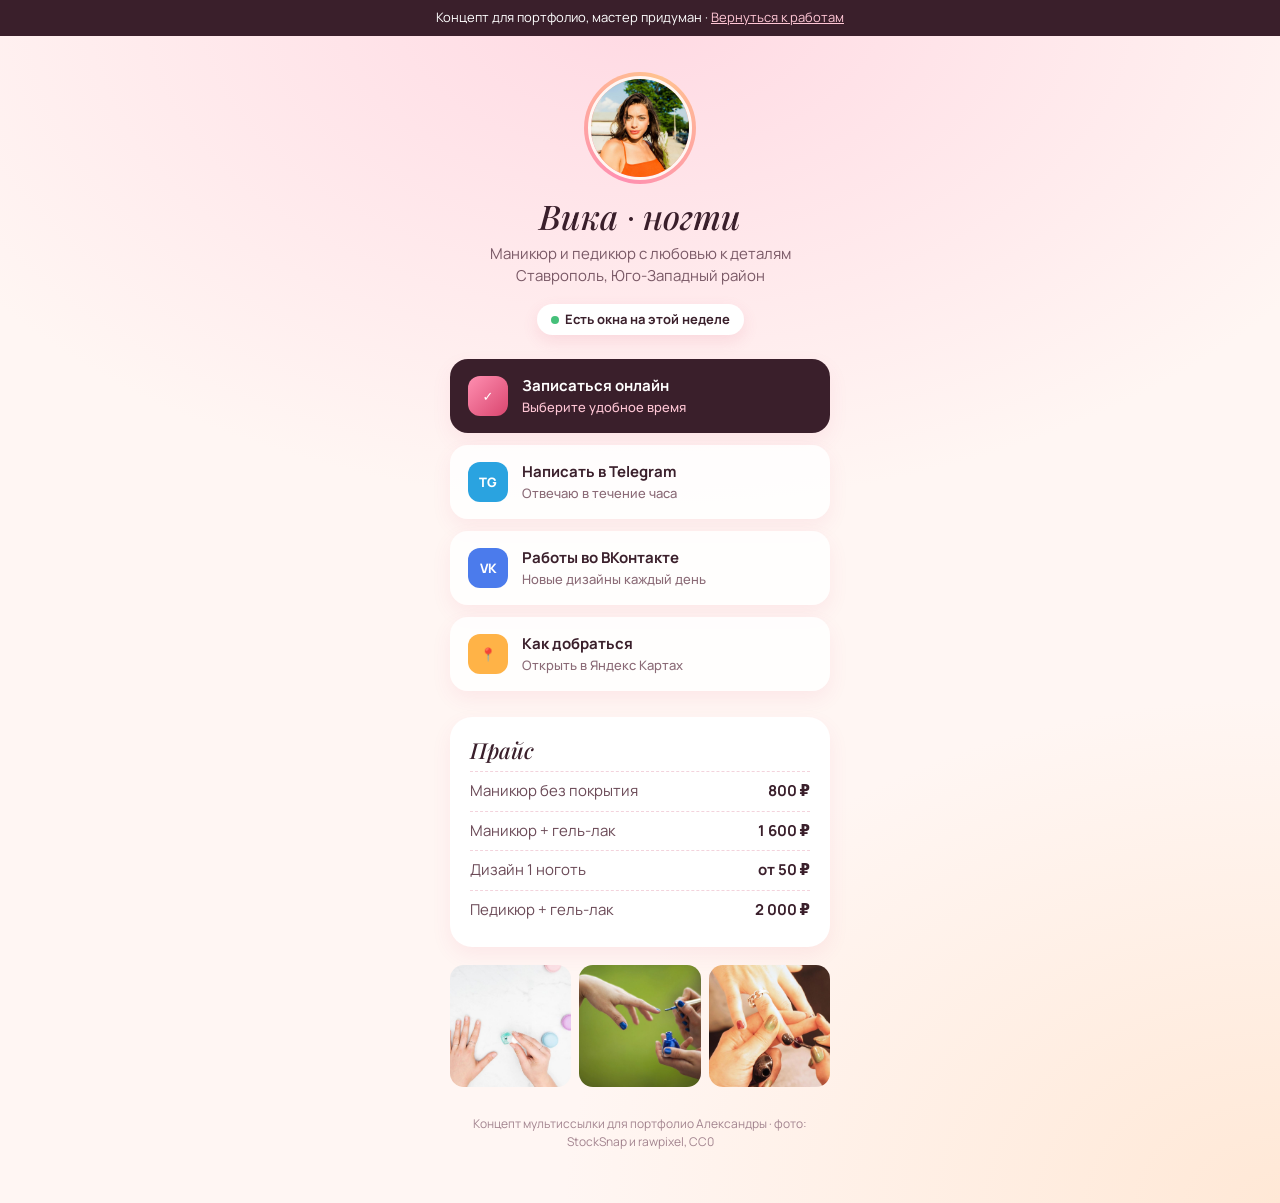
<file: works/link.html>
<!doctype html>
<html lang="ru">
<head>
  <meta charset="utf-8">
  <meta name="viewport" content="width=device-width, initial-scale=1">
  <title>Вика · ногти — концепт мультиссылки</title>
  <meta name="robots" content="noindex">
  <link rel="icon" href="../favicon.svg" type="image/svg+xml">
  <style>
    @font-face { font-family: "Playfair Display"; font-style: italic; font-weight: 500; font-display: swap; src: url("../fonts/playfair-display-cyrillic-500-italic.woff2") format("woff2"); unicode-range: U+0400-045F; }
    @font-face { font-family: "Manrope"; font-weight: 200 800; font-display: swap; src: url("../fonts/manrope-cyrillic-wght-normal.woff2") format("woff2"); unicode-range: U+0400-045F; }
    @font-face { font-family: "Manrope"; font-weight: 200 800; font-display: swap; src: url("../fonts/manrope-latin-wght-normal.woff2") format("woff2"); unicode-range: U+0000-00FF, U+2000-206F, U+20BD; }
    * { box-sizing: border-box; }
    body {
      margin: 0; min-height: 100vh; color: #3a1f2b;
      font: 15px/1.5 Manrope, system-ui, sans-serif;
      background: radial-gradient(90% 60% at 50% 0%, #ffd9e3 0%, rgba(255,217,227,0) 70%), radial-gradient(80% 60% at 100% 100%, #ffe8d6 0%, rgba(255,232,214,0) 70%), #fff6f3;
      display: flex; flex-direction: column; align-items: center;
    }
    .ribbon { width: 100%; background: #3a1f2b; color: #fff; text-align: center; font-size: 13px; padding: 8px 16px; }
    .ribbon a { color: #ffc6d5; }
    .page { width: 100%; max-width: 420px; padding: 36px 20px 40px; text-align: center; }
    .ava {
      width: 112px; height: 112px; margin: 0 auto 16px; border-radius: 50%;
      background: conic-gradient(from 200deg, #ff8fb1, #ffc28f, #ff8fb1);
      padding: 4px; animation: spin 12s linear infinite;
    }
    .ava img { width: 100%; height: 100%; border-radius: 50%; object-fit: cover; object-position: 50% 25%; border: 3px solid #fff6f3; display: block; animation: spin 12s linear infinite reverse; }
    @keyframes spin { to { transform: rotate(360deg); } }
    h1 { font: italic 500 34px/1.1 "Playfair Display", Georgia, serif; margin: 0 0 6px; }
    .sub { color: #7a5966; margin: 0 0 6px; }
    .free { display: inline-block; margin: 10px 0 24px; padding: 6px 14px; border-radius: 999px; background: #fff; font-size: 13px; font-weight: 700; box-shadow: 0 6px 16px rgba(217,70,111,.12); }
    .free i { display: inline-block; width: 8px; height: 8px; border-radius: 50%; background: #45c07a; margin-right: 6px; }
    .links { display: grid; gap: 12px; }
    .l {
      display: flex; align-items: center; gap: 14px; padding: 16px 18px; border-radius: 18px;
      background: rgba(255,255,255,.85); color: #3a1f2b; text-decoration: none; font-weight: 700; text-align: left;
      box-shadow: 0 8px 20px rgba(217,70,111,.08); transition: transform .2s, box-shadow .2s;
    }
    .l:hover { transform: translateY(-2px) scale(1.01); box-shadow: 0 14px 28px rgba(217,70,111,.16); }
    .l .ic { width: 40px; height: 40px; border-radius: 12px; display: grid; place-items: center; flex: none; color: #fff; font-size: 13px; font-weight: 800; }
    .l small { display: block; font-weight: 500; color: #8a6a76; font-size: 13px; }
    .l.main { background: #3a1f2b; color: #fff; }
    .l.main small { color: #ffc6d5; }
    .price { margin-top: 26px; background: #fff; border-radius: 22px; padding: 18px 20px; text-align: left; box-shadow: 0 8px 20px rgba(217,70,111,.08); }
    .price h2 { margin: 0 0 6px; font: italic 500 22px "Playfair Display", Georgia, serif; }
    .price div { display: flex; justify-content: space-between; padding: 8px 0; border-top: 1px dashed #f3d3dc; color: #6b4a57; }
    .price b { color: #3a1f2b; }
    .pics { display: grid; grid-template-columns: repeat(3, 1fr); gap: 8px; margin-top: 18px; }
    .pics img { aspect-ratio: 1; width: 100%; border-radius: 14px; object-fit: cover; display: block; }
    .foot { margin-top: 28px; font-size: 12px; color: #a3848f; }
  </style>
</head>
<body>
  <div class="ribbon">Концепт для портфолио, мастер придуман · <a href="../index.html">Вернуться к работам</a></div>
  <div class="page">
    <div class="ava"><img src="../img/stock/vika.jpg" alt="Мастер Вика"></div>
    <h1>Вика · ногти</h1>
    <p class="sub">Маникюр и педикюр с любовью к деталям<br>Ставрополь, Юго-Западный район</p>
    <span class="free"><i></i>Есть окна на этой неделе</span>

    <div class="links">
      <a class="l main" href="#"><span class="ic" style="background:linear-gradient(135deg,#ff8fb1,#d9466f)">✓</span><span>Записаться онлайн<small>Выберите удобное время</small></span></a>
      <a class="l" href="#"><span class="ic" style="background:#2aa3e0">TG</span><span>Написать в Telegram<small>Отвечаю в течение часа</small></span></a>
      <a class="l" href="#"><span class="ic" style="background:#4b7bec">VK</span><span>Работы во ВКонтакте<small>Новые дизайны каждый день</small></span></a>
      <a class="l" href="#"><span class="ic" style="background:#ffb347">📍</span><span>Как добраться<small>Открыть в Яндекс Картах</small></span></a>
    </div>

    <div class="price">
      <h2>Прайс</h2>
      <div>Маникюр без покрытия<b>800 ₽</b></div>
      <div>Маникюр + гель-лак<b>1 600 ₽</b></div>
      <div>Дизайн 1 ноготь<b>от 50 ₽</b></div>
      <div>Педикюр + гель-лак<b>2 000 ₽</b></div>
    </div>

    <div class="pics">
      <img src="../img/stock/vika-1.jpg" alt="Нежный маникюр">
      <img src="../img/stock/vika-2.jpg" alt="Синий гель-лак">
      <img src="../img/stock/vika-3.jpg" alt="Красный маникюр">
    </div>
    <p class="foot">Концепт мультиссылки для портфолио Александры · фото: StockSnap и rawpixel, CC0</p>
  </div>
</body>
</html>
</file>
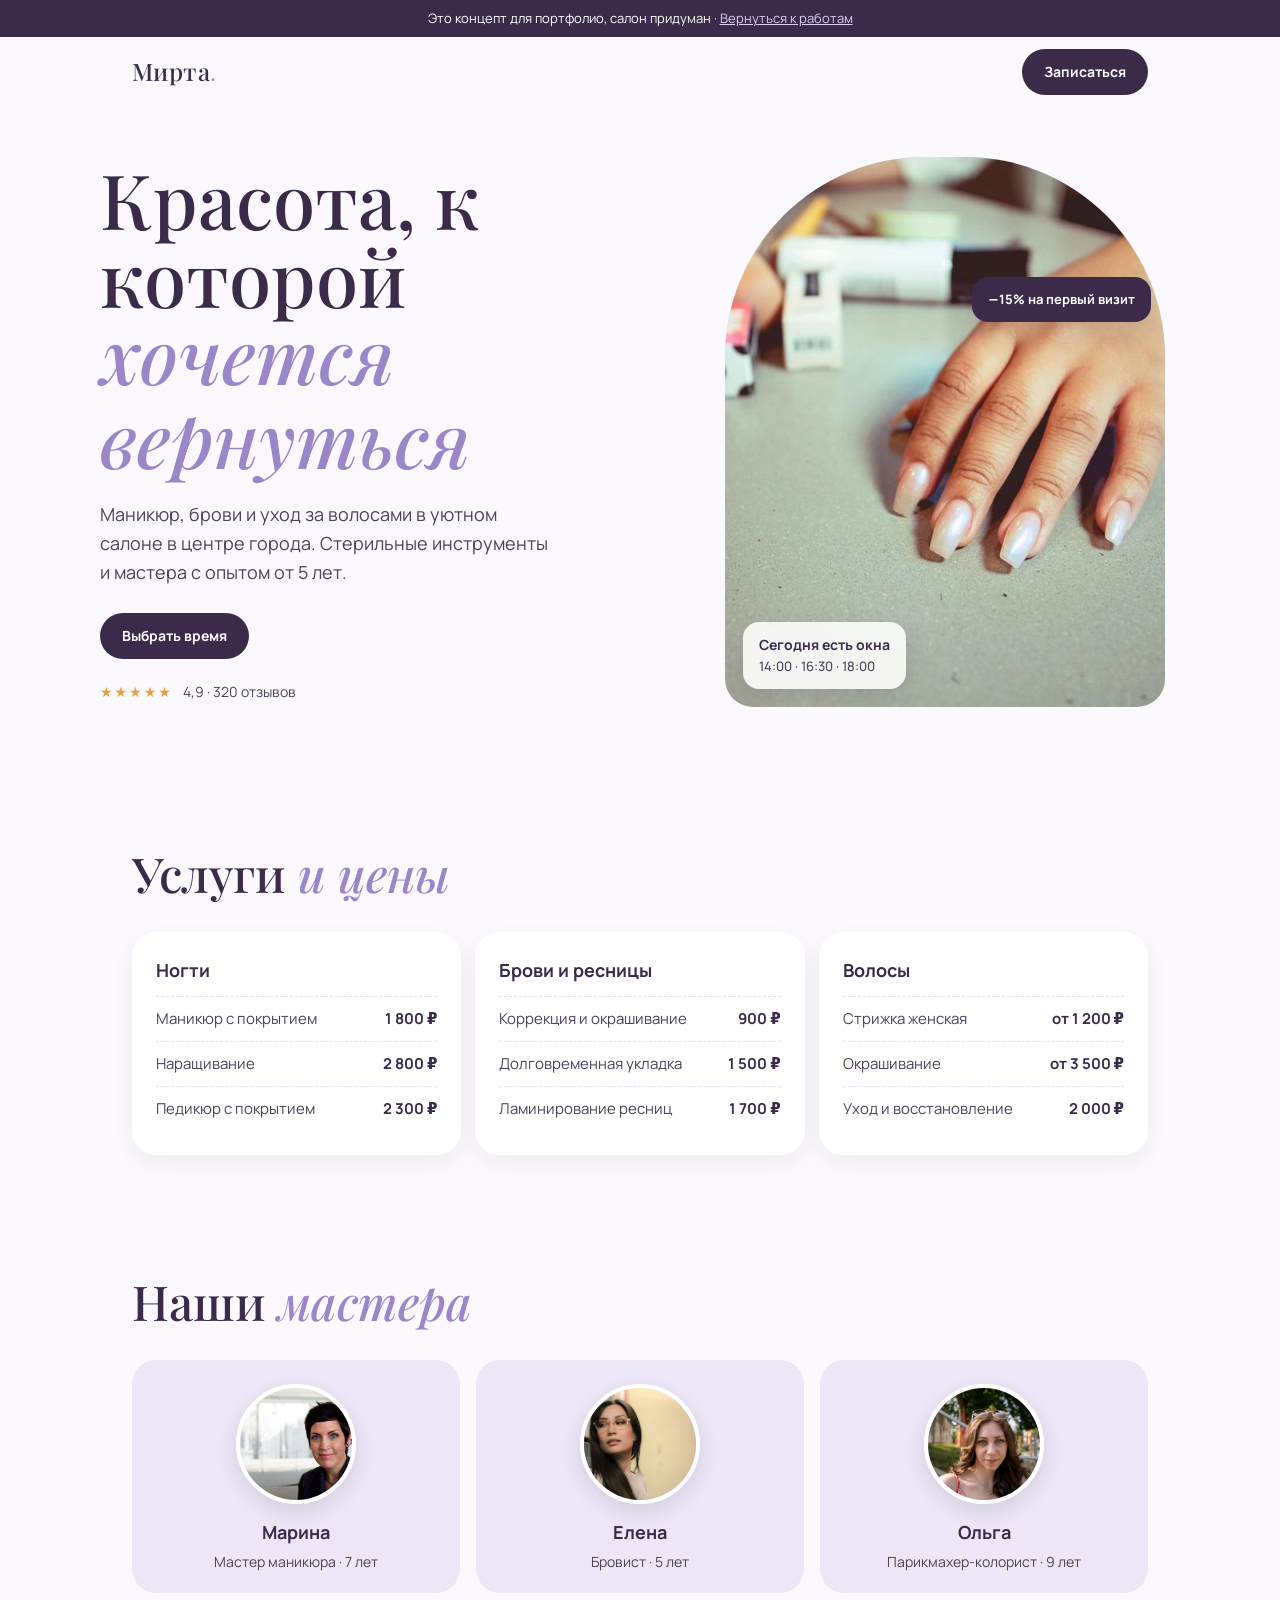
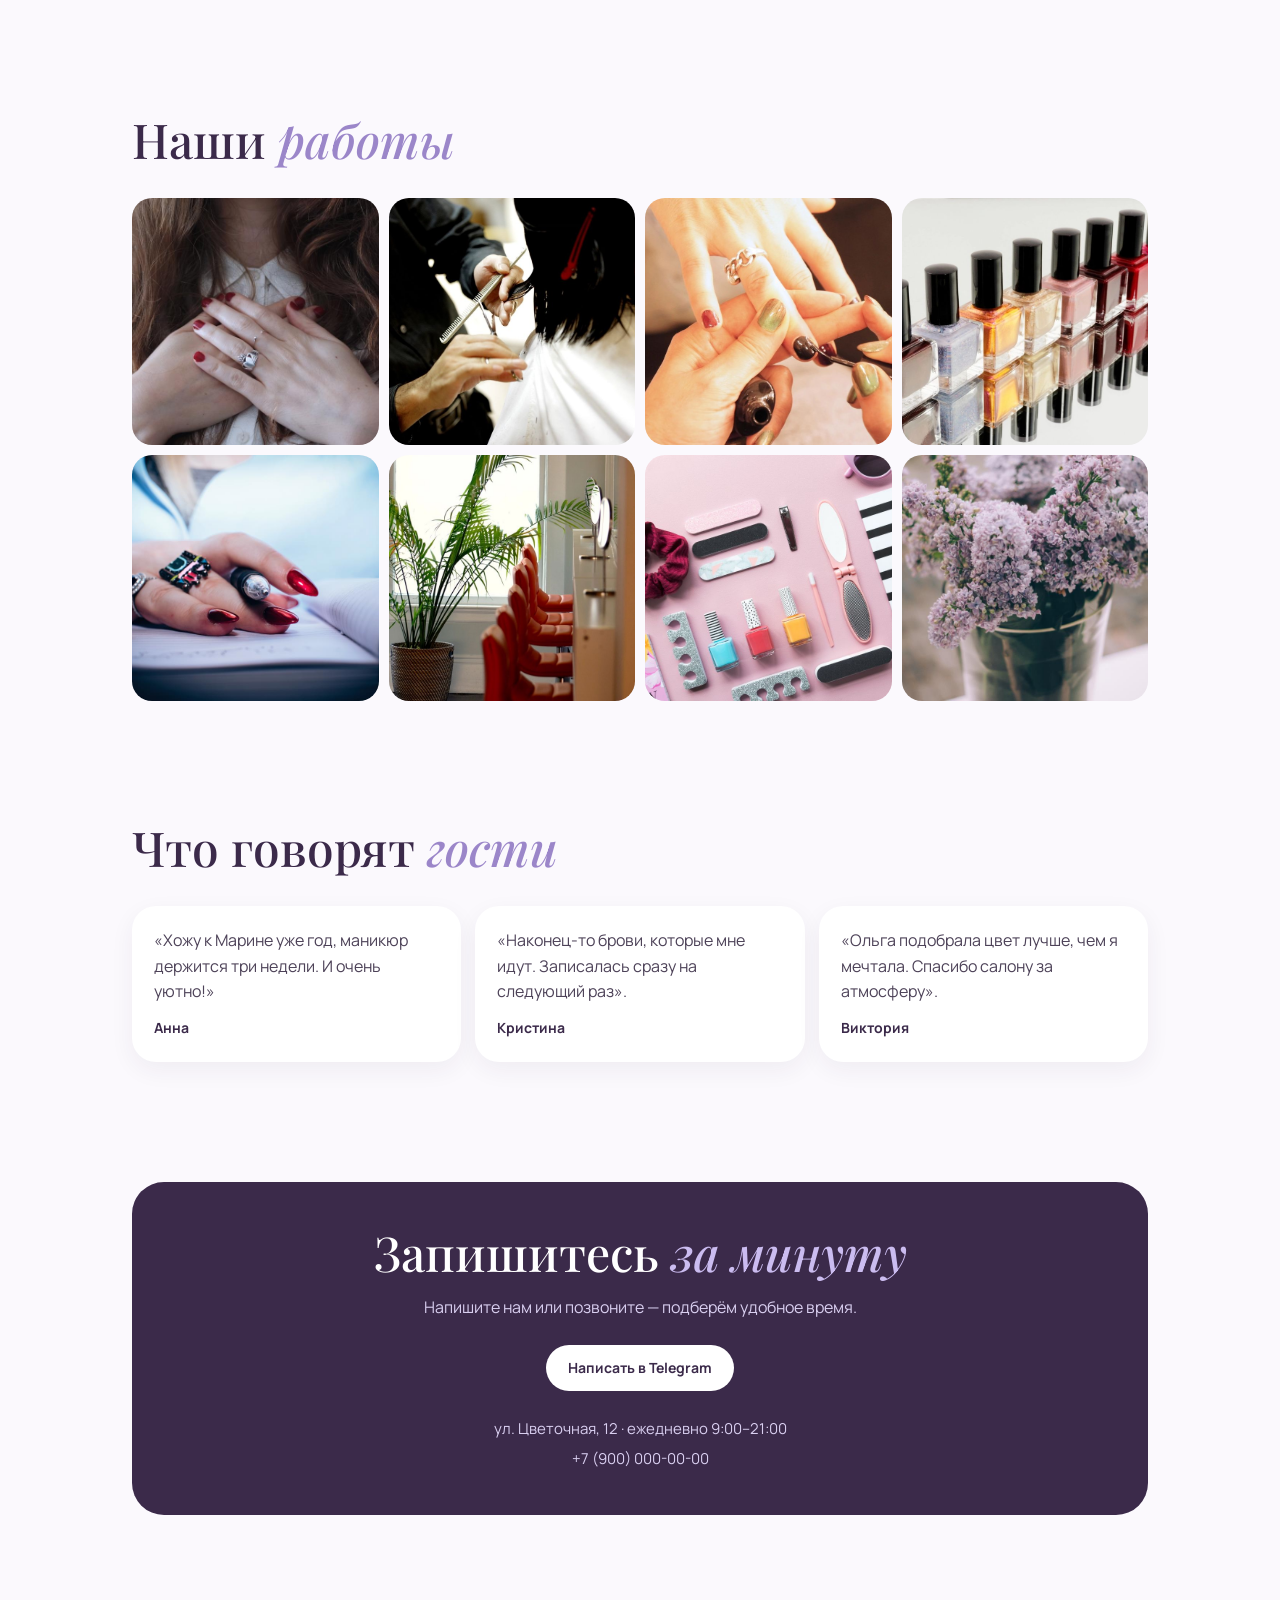
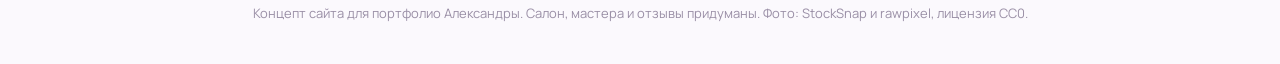
<file: works/salon.html>
<!doctype html>
<html lang="ru">
<head>
  <meta charset="utf-8">
  <meta name="viewport" content="width=device-width, initial-scale=1">
  <title>Салон «Мирта» — концепт сайта</title>
  <meta name="robots" content="noindex">
  <link rel="icon" href="../favicon.svg" type="image/svg+xml">
  <style>
    @font-face { font-family: "Playfair Display"; font-style: normal; font-weight: 500; font-display: swap; src: url("../fonts/playfair-display-cyrillic-500-normal.woff2") format("woff2"); unicode-range: U+0400-045F; }
    @font-face { font-family: "Playfair Display"; font-style: normal; font-weight: 500; font-display: swap; src: url("../fonts/playfair-display-latin-500-normal.woff2") format("woff2"); unicode-range: U+0000-00FF, U+2000-206F; }
    @font-face { font-family: "Playfair Display"; font-style: italic; font-weight: 500; font-display: swap; src: url("../fonts/playfair-display-cyrillic-500-italic.woff2") format("woff2"); unicode-range: U+0400-045F; }
    @font-face { font-family: "Manrope"; font-weight: 200 800; font-display: swap; src: url("../fonts/manrope-cyrillic-wght-normal.woff2") format("woff2"); unicode-range: U+0400-045F; }
    @font-face { font-family: "Manrope"; font-weight: 200 800; font-display: swap; src: url("../fonts/manrope-latin-wght-normal.woff2") format("woff2"); unicode-range: U+0000-00FF, U+2000-206F, U+20BD; }

    :root { --plum: #3b2a4a; --lav: #9b86c9; --lav-l: #ece6f6; --paper: #fbf9fd; --sage: #b9c8b4; --text: #4d4258; }
    * { box-sizing: border-box; }
    body { margin: 0; background: var(--paper); color: var(--plum); font: 16px/1.6 Manrope, system-ui, sans-serif; overflow-x: hidden; }
    a { color: inherit; }
    .wrap { max-width: 1080px; margin: 0 auto; padding: 0 20px; }
    .ribbon { background: var(--plum); color: #fff; text-align: center; font-size: 13px; padding: 8px 16px; }
    .ribbon a { color: #d9cff0; }
    header .wrap { display: flex; justify-content: space-between; align-items: center; height: 70px; }
    .logo { font-family: "Playfair Display", Georgia, serif; font-size: 24px; text-decoration: none; letter-spacing: .02em; }
    .logo i { color: var(--lav); }
    .book { display: inline-block; padding: 12px 22px; border-radius: 999px; background: var(--plum); color: #fff; text-decoration: none; font-weight: 700; font-size: 14px; transition: transform .2s, box-shadow .2s; }
    .book:hover { transform: translateY(-2px); box-shadow: 0 10px 24px rgba(59,42,74,.25); }
    .book.light { background: #fff; color: var(--plum); }

    .hero { padding: 30px 0 60px; display: grid; gap: 36px; align-items: center; }
    .hero h1 { font-family: "Playfair Display", Georgia, serif; font-weight: 500; font-size: clamp(40px, 10vw, 76px); line-height: 1.02; margin: 0 0 18px; }
    .hero h1 em { color: var(--lav); }
    .hero p { color: var(--text); font-size: 18px; max-width: 460px; margin: 0 0 26px; }
    .rating { display: flex; gap: 10px; align-items: center; margin-top: 22px; font-size: 14px; color: var(--text); }
    .rating b { color: #e3a33b; letter-spacing: 2px; }
    .art { aspect-ratio: 4 / 5; border-radius: 200px 200px 28px 28px; background: linear-gradient(170deg, #d8cdef, #f3d9e4 55%, #e7ecde); position: relative; overflow: hidden; max-width: 440px; width: 100%; justify-self: center; }
    .art img { position: absolute; inset: 0; width: 100%; height: 100%; object-fit: cover; object-position: 60% 50%; }
    .art .pill { position: absolute; left: 18px; bottom: 18px; background: rgba(255,255,255,.88); backdrop-filter: blur(8px); padding: 12px 16px; border-radius: 16px; font-size: 14px; font-weight: 700; box-shadow: 0 10px 24px rgba(59,42,74,.15); }
    .art .pill.top { top: 120px; bottom: auto; left: auto; right: 14px; background: var(--plum); color: #fff; font-size: 13px; }
    .art .pill span { display: block; font-weight: 500; color: var(--text); font-size: 13px; }

    section { padding: 60px 0; }
    h2 { font-family: "Playfair Display", Georgia, serif; font-weight: 500; font-size: clamp(32px, 7vw, 48px); margin: 0 0 28px; line-height: 1.1; }
    h2 em { color: var(--lav); }

    .menu { display: grid; gap: 14px; }
    .group { background: #fff; border-radius: 24px; padding: 24px; box-shadow: 0 8px 24px rgba(59,42,74,.06); }
    .group h3 { margin: 0 0 12px; font-size: 18px; }
    .row { display: flex; justify-content: space-between; gap: 12px; padding: 10px 0; border-top: 1px dashed #e4dcef; font-size: 15px; color: var(--text); }
    .row b { color: var(--plum); white-space: nowrap; }

    .masters { display: grid; gap: 16px; grid-template-columns: repeat(auto-fit, minmax(220px, 1fr)); }
    .m { background: var(--lav-l); border-radius: 24px; padding: 20px; text-align: center; }
    .m .ph { width: 120px; height: 120px; margin: 4px auto 14px; border-radius: 50%; object-fit: cover; display: block; border: 4px solid #fff; box-shadow: 0 8px 20px rgba(59,42,74,.12); }
    .m h3 { margin: 0; font-size: 18px; }
    .m p { margin: 4px 0 0; font-size: 14px; color: var(--text); }

    .gallery { display: grid; gap: 10px; grid-template-columns: repeat(2, 1fr); }
    .g { aspect-ratio: 1; width: 100%; border-radius: 20px; object-fit: cover; display: block; transition: transform .4s; }
    .g:hover { transform: scale(1.03); }

    .reviews { display: grid; gap: 14px; }
    .rv { background: #fff; border-radius: 24px; padding: 22px; box-shadow: 0 8px 24px rgba(59,42,74,.06); }
    .rv p { margin: 0 0 10px; color: var(--text); }
    .rv b { font-size: 14px; }

    .cta { background: var(--plum); color: #fff; border-radius: 32px; padding: 44px 24px; text-align: center; }
    .cta h2 { color: #fff; margin-bottom: 12px; }
    .cta p { color: #d9cff0; margin: 0 0 24px; }
    .info { display: grid; gap: 6px; margin-top: 26px; font-size: 15px; color: #d9cff0; }
    footer { text-align: center; padding: 28px 20px 40px; color: #9a8fa6; font-size: 13px; }

    @media (min-width: 800px) {
      .wrap { padding: 0 32px; }
      .hero { grid-template-columns: 1.1fr .9fr; padding: 50px 0 80px; }
      .menu { grid-template-columns: repeat(3, 1fr); }
      .gallery { grid-template-columns: repeat(4, 1fr); }
      .reviews { grid-template-columns: repeat(3, 1fr); }
    }
  </style>
</head>
<body>
  <div class="ribbon">Это концепт для портфолио, салон придуман · <a href="../index.html">Вернуться к работам</a></div>

  <header><div class="wrap">
    <a class="logo" href="#">Мирта<i>.</i></a>
    <a class="book" href="#book">Записаться</a>
  </div></header>

  <main>
    <div class="wrap hero">
      <div>
        <h1>Красота, к которой <em>хочется вернуться</em></h1>
        <p>Маникюр, брови и уход за волосами в уютном салоне в центре города. Стерильные инструменты и мастера с опытом от 5 лет.</p>
        <a class="book" href="#book">Выбрать время</a>
        <div class="rating"><b>★★★★★</b> 4,9 · 320 отзывов</div>
      </div>
      <div class="art">
        <img src="../img/stock/nails-1.jpg" alt="Аккуратный нюдовый маникюр">
        <div class="pill">Сегодня есть окна<span>14:00 · 16:30 · 18:00</span></div>
        <div class="pill top">−15% на первый визит</div>
      </div>
    </div>

    <section><div class="wrap">
      <h2>Услуги <em>и цены</em></h2>
      <div class="menu">
        <div class="group"><h3>Ногти</h3>
          <div class="row">Маникюр с покрытием<b>1 800 ₽</b></div>
          <div class="row">Наращивание<b>2 800 ₽</b></div>
          <div class="row">Педикюр с покрытием<b>2 300 ₽</b></div>
        </div>
        <div class="group"><h3>Брови и ресницы</h3>
          <div class="row">Коррекция и окрашивание<b>900 ₽</b></div>
          <div class="row">Долговременная укладка<b>1 500 ₽</b></div>
          <div class="row">Ламинирование ресниц<b>1 700 ₽</b></div>
        </div>
        <div class="group"><h3>Волосы</h3>
          <div class="row">Стрижка женская<b>от 1 200 ₽</b></div>
          <div class="row">Окрашивание<b>от 3 500 ₽</b></div>
          <div class="row">Уход и восстановление<b>2 000 ₽</b></div>
        </div>
      </div>
    </div></section>

    <section><div class="wrap">
      <h2>Наши <em>мастера</em></h2>
      <div class="masters">
        <div class="m"><img class="ph" src="../img/stock/master-1.jpg" alt="Мастер Марина" style="object-position:78% 35%"><h3>Марина</h3><p>Мастер маникюра · 7 лет</p></div>
        <div class="m"><img class="ph" src="../img/stock/master-2.jpg" alt="Мастер Елена" style="object-position:50% 30%"><h3>Елена</h3><p>Бровист · 5 лет</p></div>
        <div class="m"><img class="ph" src="../img/stock/master-3.jpg" alt="Мастер Ольга" style="object-position:50% 30%"><h3>Ольга</h3><p>Парикмахер-колорист · 9 лет</p></div>
      </div>
    </div></section>

    <section><div class="wrap">
      <h2>Наши <em>работы</em></h2>
      <div class="gallery">
        <img class="g" src="../img/stock/nails-2.jpg" alt="Красный маникюр">
        <img class="g" src="../img/stock/hair.jpg" alt="Стрижка в салоне">
        <img class="g" src="../img/stock/nails-3.jpg" alt="Работа мастера маникюра">
        <img class="g" src="../img/stock/polish.jpg" alt="Палитра лаков">
        <img class="g" src="../img/stock/nails-5.jpg" alt="Яркий маникюр">
        <img class="g" src="../img/stock/salon-interior.jpg" alt="Интерьер салона">
        <img class="g" src="../img/stock/nails-4.jpg" alt="Инструменты для маникюра">
        <img class="g" src="../img/stock/salon-hero.jpg" alt="Сирень в вазе на ресепшене">
      </div>
    </div></section>

    <section><div class="wrap">
      <h2>Что говорят <em>гости</em></h2>
      <div class="reviews">
        <div class="rv"><p>«Хожу к Марине уже год, маникюр держится три недели. И очень уютно!»</p><b>Анна</b></div>
        <div class="rv"><p>«Наконец-то брови, которые мне идут. Записалась сразу на следующий раз».</p><b>Кристина</b></div>
        <div class="rv"><p>«Ольга подобрала цвет лучше, чем я мечтала. Спасибо салону за атмосферу».</p><b>Виктория</b></div>
      </div>
    </div></section>

    <section id="book"><div class="wrap">
      <div class="cta">
        <h2>Запишитесь <em style="color:#cbbcf0">за минуту</em></h2>
        <p>Напишите нам или позвоните — подберём удобное время.</p>
        <a class="book light" href="#book">Написать в Telegram</a>
        <div class="info"><span>ул. Цветочная, 12 · ежедневно 9:00–21:00</span><span>+7 (900) 000-00-00</span></div>
      </div>
    </div></section>
  </main>
  <footer>Концепт сайта для портфолио Александры. Салон, мастера и отзывы придуманы. Фото: StockSnap и rawpixel, лицензия CC0.</footer>
</body>
</html>
</file>
<file: styles.css>
/* Fonts live in /fonts so the page loads fast in Russia without Google. */
@font-face { font-family: "Playfair Display"; font-style: normal; font-weight: 500; font-display: swap;
  src: url("fonts/playfair-display-cyrillic-500-normal.woff2") format("woff2");
  unicode-range: U+0301, U+0400-045F, U+0490-0491, U+04B0-04B1, U+2116; }
@font-face { font-family: "Playfair Display"; font-style: normal; font-weight: 500; font-display: swap;
  src: url("fonts/playfair-display-latin-500-normal.woff2") format("woff2");
  unicode-range: U+0000-00FF, U+0131, U+0152-0153, U+02BB-02BC, U+02C6, U+02DA, U+02DC, U+2000-206F, U+20AC, U+2122, U+2191, U+2193, U+2212, U+2215, U+FEFF, U+FFFD; }
@font-face { font-family: "Playfair Display"; font-style: italic; font-weight: 500; font-display: swap;
  src: url("fonts/playfair-display-cyrillic-500-italic.woff2") format("woff2");
  unicode-range: U+0301, U+0400-045F, U+0490-0491, U+04B0-04B1, U+2116; }
@font-face { font-family: "Playfair Display"; font-style: italic; font-weight: 500; font-display: swap;
  src: url("fonts/playfair-display-latin-500-italic.woff2") format("woff2");
  unicode-range: U+0000-00FF, U+0131, U+0152-0153, U+02BB-02BC, U+02C6, U+02DA, U+02DC, U+2000-206F, U+20AC, U+2122, U+2191, U+2193, U+2212, U+2215, U+FEFF, U+FFFD; }
@font-face { font-family: "Manrope"; font-style: normal; font-weight: 200 800; font-display: swap;
  src: url("fonts/manrope-cyrillic-wght-normal.woff2") format("woff2");
  unicode-range: U+0301, U+0400-045F, U+0490-0491, U+04B0-04B1, U+2116; }
@font-face { font-family: "Manrope"; font-style: normal; font-weight: 200 800; font-display: swap;
  src: url("fonts/manrope-latin-wght-normal.woff2") format("woff2");
  unicode-range: U+0000-00FF, U+0131, U+0152-0153, U+02BB-02BC, U+02C6, U+02DA, U+02DC, U+2000-206F, U+20AC, U+2122, U+2191, U+2193, U+2212, U+2215, U+FEFF, U+FFFD; }

:root {
  --cream: #f8f3ee;
  --ink: #2d2433;
  --ink-soft: #5e5269;
  --muted: #8a7f93;
  --pink: #c9507f;
  --violet: #8a63d2;
  --blush: #f7dbe6;
  --lilac: #e6defa;
  --card: rgba(255, 255, 255, .72);
  --line: rgba(45, 36, 51, .08);
  --shadow: 0 10px 30px rgba(138, 99, 210, .10);
  --shadow-lift: 0 18px 40px rgba(138, 99, 210, .18);
  --radius: 22px;
  --serif: "Playfair Display", Georgia, "Times New Roman", serif;
  --sans: "Manrope", system-ui, -apple-system, "Segoe UI", Roboto, sans-serif;
  --gutter: 20px;
  --max: 1120px;
}

* { box-sizing: border-box; }
html { scroll-behavior: smooth; -webkit-text-size-adjust: 100%; }
body {
  margin: 0;
  background: var(--cream);
  color: var(--ink);
  font-family: var(--sans);
  font-size: 16px;
  line-height: 1.6;
  overflow-x: hidden;
}
img { max-width: 100%; display: block; }
a { color: inherit; }
:focus-visible { outline: 2px solid var(--violet); outline-offset: 3px; border-radius: 6px; }

/* Soft floating glow in the background */
.glow { position: fixed; inset: 0; z-index: -1; pointer-events: none; overflow: hidden; }
.glow span {
  position: absolute; border-radius: 50%; filter: blur(70px); opacity: .85;
  animation: drift 22s ease-in-out infinite alternate;
}
.glow .g1 { width: 520px; height: 520px; background: var(--blush); top: -160px; right: -140px; }
.glow .g2 { width: 460px; height: 460px; background: var(--lilac); bottom: -180px; left: -160px; animation-delay: -8s; }
.glow .g3 { width: 300px; height: 300px; background: #fbe6d8; top: 40%; left: 55%; opacity: .55; animation-delay: -14s; }
@keyframes drift {
  from { transform: translate(0, 0) scale(1); }
  to   { transform: translate(-40px, 50px) scale(1.12); }
}

.wrap { width: 100%; max-width: var(--max); margin: 0 auto; padding: 0 var(--gutter); }

/* Header */
.top {
  position: sticky; top: 0; z-index: 20;
  backdrop-filter: blur(14px); -webkit-backdrop-filter: blur(14px);
  background: rgba(248, 243, 238, .72);
  border-bottom: 1px solid transparent;
  transition: border-color .3s;
}
.top.scrolled { border-bottom-color: var(--line); }
.top .wrap { display: flex; align-items: center; justify-content: space-between; height: 64px; }
.logo { font-family: var(--serif); font-size: 21px; text-decoration: none; }
.logo em { font-style: italic; color: var(--pink); }
.nav { display: none; gap: 28px; font-size: 14px; font-weight: 600; }
.nav a { text-decoration: none; color: var(--ink-soft); transition: color .2s; }
.nav a:hover { color: var(--ink); }
.top .btn { padding: 10px 18px; font-size: 14px; }

/* Buttons */
.btn {
  display: inline-flex; align-items: center; gap: 8px;
  padding: 15px 26px; border-radius: 999px; border: 0;
  background: var(--ink); color: #fff;
  font: 600 16px/1 var(--sans); text-decoration: none; cursor: pointer;
  transition: transform .25s, box-shadow .25s, background .25s;
}
.btn:hover { transform: translateY(-2px); box-shadow: 0 12px 26px rgba(45, 36, 51, .22); }
.btn.ghost { background: transparent; color: var(--ink); padding-left: 6px; padding-right: 6px; }
.btn.ghost:hover { box-shadow: none; color: var(--violet); }
.btn svg { width: 18px; height: 18px; flex: none; }

.shine {
  font-style: italic;
  background: linear-gradient(90deg, var(--pink), var(--violet), var(--pink));
  background-size: 200% auto;
  -webkit-background-clip: text; background-clip: text; color: transparent;
  animation: shine 8s linear infinite;
}
@keyframes shine { to { background-position: 200% center; } }

/* Hero */
.hero { padding: 56px 0 40px; }
.badge {
  display: inline-flex; align-items: center; gap: 8px;
  padding: 7px 14px; border-radius: 999px;
  background: var(--card); box-shadow: var(--shadow);
  font-size: 13px; font-weight: 600; color: var(--ink-soft);
}
.badge i { width: 8px; height: 8px; border-radius: 50%; background: #5bc48a; box-shadow: 0 0 0 4px rgba(91, 196, 138, .18); }
.hero h1 {
  font-family: var(--serif); font-weight: 500;
  font-size: clamp(42px, 11vw, 88px); line-height: 1.02; letter-spacing: -.02em;
  margin: 22px 0 20px;
}
.hero p.lead { font-size: 18px; color: var(--ink-soft); max-width: 560px; margin: 0 0 30px; }
.hero .actions { display: flex; flex-wrap: wrap; gap: 10px 14px; align-items: center; }
.hero .facts { display: flex; flex-wrap: wrap; gap: 10px 22px; margin-top: 34px; font-size: 14px; color: var(--ink-soft); }
.hero .facts b { color: inherit; font-weight: 700; }

/* Sections */
section { padding: 64px 0; }
.eyebrow { font-size: 13px; font-weight: 700; letter-spacing: .12em; text-transform: uppercase; color: var(--violet); margin: 0 0 10px; }
h2 { font-family: var(--serif); font-weight: 500; font-size: clamp(32px, 7vw, 52px); line-height: 1.08; letter-spacing: -.015em; margin: 0 0 14px; }
h2 em { font-style: italic; color: var(--pink); }
.section-lead { color: var(--ink-soft); max-width: 560px; margin: 0 0 36px; font-size: 17px; }

.card {
  background: var(--card); border: 1px solid rgba(255, 255, 255, .8);
  border-radius: var(--radius); box-shadow: var(--shadow);
  transition: transform .3s, box-shadow .3s;
}
.card:hover { transform: translateY(-4px); box-shadow: var(--shadow-lift); }

/* Packages */
.packs { display: grid; gap: 18px; }
.pack { padding: 28px 24px; display: flex; flex-direction: column; position: relative; }
.pack .for { font-size: 13px; font-weight: 700; color: var(--muted); text-transform: uppercase; letter-spacing: .08em; }
.pack h3 { font-family: var(--serif); font-weight: 500; font-size: 30px; margin: 6px 0 4px; }
.pack .price { font-size: 22px; font-weight: 800; margin: 0 0 6px; }
.pack .price small { font-size: 15px; font-weight: 600; color: var(--muted); }
.pack .who { color: var(--ink-soft); font-size: 15px; margin: 0 0 18px; }
.pack ul { list-style: none; padding: 0; margin: 0 0 24px; display: grid; gap: 10px; font-size: 15px; }
.pack li { padding-left: 30px; position: relative; }
/* One element: a soft circle with the tick drawn exactly in its centre */
.pack li::before {
  content: ""; position: absolute; left: 0; top: 2px; width: 20px; height: 20px; border-radius: 50%;
  background:
    url("data:image/svg+xml,%3Csvg xmlns='http://www.w3.org/2000/svg' viewBox='0 0 20 20'%3E%3Cpath d='M6 10.2l2.7 2.7L14 7.4' fill='none' stroke='%238a63d2' stroke-width='2' stroke-linecap='round' stroke-linejoin='round'/%3E%3C/svg%3E") center / 20px 20px no-repeat,
    linear-gradient(135deg, var(--blush), var(--lilac));
  transition: background .3s;
}
.pack .btn { margin-top: auto; width: 100%; justify-content: center; text-align: center; }

/* All packages are equal; the one under the mouse or finger lights up */
.pack { transition: transform .3s, box-shadow .3s, background .4s, color .3s; }
.pack:hover, .pack:focus-within, .pack.on {
  background: linear-gradient(160deg, #fff 0%, var(--blush) 55%, var(--lilac) 100%);
  transform: translateY(-6px); box-shadow: var(--shadow-lift);
}
.pack:hover .btn, .pack:focus-within .btn, .pack.on .btn {
  background: linear-gradient(90deg, var(--pink), var(--violet));
}
.pack:hover li::before, .pack:focus-within li::before, .pack.on li::before {
  background:
    url("data:image/svg+xml,%3Csvg xmlns='http://www.w3.org/2000/svg' viewBox='0 0 20 20'%3E%3Cpath d='M6 10.2l2.7 2.7L14 7.4' fill='none' stroke='%23fff' stroke-width='2' stroke-linecap='round' stroke-linejoin='round'/%3E%3C/svg%3E") center / 20px 20px no-repeat,
    linear-gradient(135deg, var(--pink), var(--violet));
}
.extra { margin-top: 18px; padding: 20px 24px; display: flex; flex-wrap: wrap; gap: 8px 18px; align-items: center; justify-content: space-between; }
.extra p { margin: 0; color: var(--ink-soft); font-size: 15px; }
.extra b { color: var(--ink); }

/* Works */
.works { display: grid; gap: 22px; }
.work { overflow: hidden; display: flex; flex-direction: column; text-decoration: none; }
/* Each work: a laptop window with a phone leaning on it */
.work .shot { aspect-ratio: 16 / 11; overflow: hidden; position: relative; background: var(--bg, #efe7f3); }
.work .laptop {
  position: absolute; left: 7%; top: 10%; width: 78%;
  border-radius: 10px; overflow: hidden; background: #fff;
  box-shadow: 0 18px 40px rgba(45, 36, 51, .18), 0 0 0 1px rgba(45, 36, 51, .06);
  transition: transform .6s;
}
.work .laptop .bar { height: 18px; display: flex; gap: 5px; align-items: center; padding: 0 9px; background: #f2eef4; }
.work .laptop .bar i { width: 7px; height: 7px; border-radius: 50%; background: #d9d1de; }
.work .laptop .bar i:first-child { background: #f19a9a; }
.work .laptop .bar i:nth-child(2) { background: #f3cf7a; }
.work .laptop .bar i:nth-child(3) { background: #9fd59f; }
.work .laptop img { width: 100%; height: auto; aspect-ratio: 16 / 10; object-fit: cover; object-position: top; }
.work .phone {
  position: absolute; right: 6%; bottom: -14%; width: 27%;
  border-radius: 22px; padding: 5px; background: #1f1a24;
  box-shadow: 0 20px 40px rgba(45, 36, 51, .3);
  transition: transform .6s;
}
.work .phone img { width: 100%; height: auto; aspect-ratio: 1 / 2; object-fit: cover; object-position: top; border-radius: 17px; }
.work:hover .laptop { transform: translateY(-6px); }
.work:hover .phone { transform: translateY(-14px) rotate(-2deg); }
.work .body { padding: 20px 22px 24px; }
.work .kind { display: flex; gap: 8px; flex-wrap: wrap; margin-bottom: 8px; }
.chip { font-size: 12px; font-weight: 700; padding: 4px 10px; border-radius: 999px; background: rgba(138, 99, 210, .1); color: var(--violet); }
.chip.real { background: rgba(91, 196, 138, .15); color: #2f8a58; }
.chip.concept { background: rgba(201, 80, 127, .1); color: var(--pink); }
.work h3 { font-family: var(--serif); font-weight: 500; font-size: 26px; margin: 0 0 6px; }
.work p { margin: 0 0 12px; color: var(--ink-soft); font-size: 15px; }
.work .more { font-weight: 700; font-size: 14px; }

/* Steps */
.steps { display: grid; gap: 16px; counter-reset: s; }
.step { padding: 24px; }
.step .n {
  width: 42px; height: 42px; border-radius: 50%; display: grid; place-items: center;
  font: 700 18px/1 var(--sans); font-variant-numeric: lining-nums tabular-nums; color: #fff;
  background: linear-gradient(135deg, var(--pink), var(--violet)); margin-bottom: 14px;
}
.step h3 { margin: 0 0 6px; font-size: 18px; }
.step p { margin: 0; color: var(--ink-soft); font-size: 15px; }

/* About */
.about { display: grid; gap: 28px; align-items: center; }
.about .portrait {
  aspect-ratio: 1; border-radius: 32px; max-width: 360px; width: 100%;
  background: radial-gradient(circle at 30% 25%, #fff 0, var(--blush) 40%, var(--lilac) 100%);
  display: grid; place-items: center; position: relative; overflow: hidden; box-shadow: var(--shadow);
}
.about .portrait span { font-family: var(--serif); font-style: italic; font-size: 140px; line-height: 1; color: rgba(255,255,255,.95); text-shadow: 0 10px 40px rgba(138, 99, 210, .35); }
.about .portrait small {
  position: absolute; bottom: 18px; left: 18px; right: 18px; text-align: center;
  padding: 10px; border-radius: 14px; background: rgba(255,255,255,.75); font-size: 14px; font-weight: 600;
}
.about p { color: var(--ink-soft); font-size: 17px; margin: 0 0 14px; }
.about p strong { color: var(--ink); }

/* FAQ */
.faq { display: grid; gap: 12px; max-width: 820px; }
.faq details { padding: 0; }
.faq summary {
  list-style: none; cursor: pointer; padding: 20px 56px 20px 22px; font-weight: 700; font-size: 16px; position: relative;
}
.faq summary::-webkit-details-marker { display: none; }
.faq summary::after {
  content: "+"; position: absolute; right: 22px; top: 50%; transform: translateY(-50%);
  font-size: 24px; font-weight: 400; color: var(--violet); transition: transform .3s;
}
.faq details[open] summary::after { transform: translateY(-50%) rotate(45deg); }
.faq details p { margin: 0; padding: 0 22px 20px; color: var(--ink-soft); font-size: 15px; }
.faq .card:hover { transform: none; }

/* Contact */
.contact { text-align: center; padding: 56px 24px; }
.contact h2 { margin-bottom: 12px; }
.contact p { color: var(--ink-soft); max-width: 480px; margin: 0 auto 28px; font-size: 17px; }
.contact .btn { font-size: 18px; padding: 18px 30px; }
.contact .handle { display: block; margin-top: 16px; color: var(--muted); font-size: 15px; }

footer { padding: 30px 0 110px; color: var(--muted); font-size: 14px; text-align: center; }

/* Floating Telegram button on phones */
.float {
  position: fixed; left: var(--gutter); right: var(--gutter); bottom: 16px; z-index: 30;
  justify-content: center; box-shadow: 0 14px 30px rgba(45, 36, 51, .3);
  transform: translateY(140%); transition: transform .4s;
}
.float.show { transform: translateY(0); }
.float:hover { transform: translateY(-2px); }

/* Reveal on scroll */
.reveal { opacity: 0; transform: translateY(24px); transition: opacity .8s ease, transform .8s ease; }
.reveal.in { opacity: 1; transform: none; }

@media (min-width: 700px) {
  :root { --gutter: 32px; }
  .packs { grid-template-columns: repeat(2, 1fr); }
  .works { grid-template-columns: repeat(2, 1fr); }
  .steps { grid-template-columns: repeat(2, 1fr); }
  .float { display: none; }
  footer { padding-bottom: 40px; }
}
@media (min-width: 1000px) {
  .nav { display: flex; }
  .hero { padding: 96px 0 60px; }
  section { padding: 90px 0; }
  .packs { grid-template-columns: repeat(4, 1fr); }
  .pack { padding: 26px 20px; }
  .pack h3 { font-size: 26px; }
  .steps { grid-template-columns: repeat(4, 1fr); }
  .about { grid-template-columns: 360px 1fr; gap: 60px; }
}

@media (prefers-reduced-motion: reduce) {
  *, *::before, *::after { animation: none !important; transition: none !important; }
  .reveal { opacity: 1; transform: none; }
  html { scroll-behavior: auto; }
}

/* Very narrow phones: keep the logo on one line */
.logo { white-space: nowrap; }
@media (max-width: 360px) {
  .logo { font-size: 17px; }
  .top .btn { padding: 9px 14px; font-size: 13px; }
}
</file>
